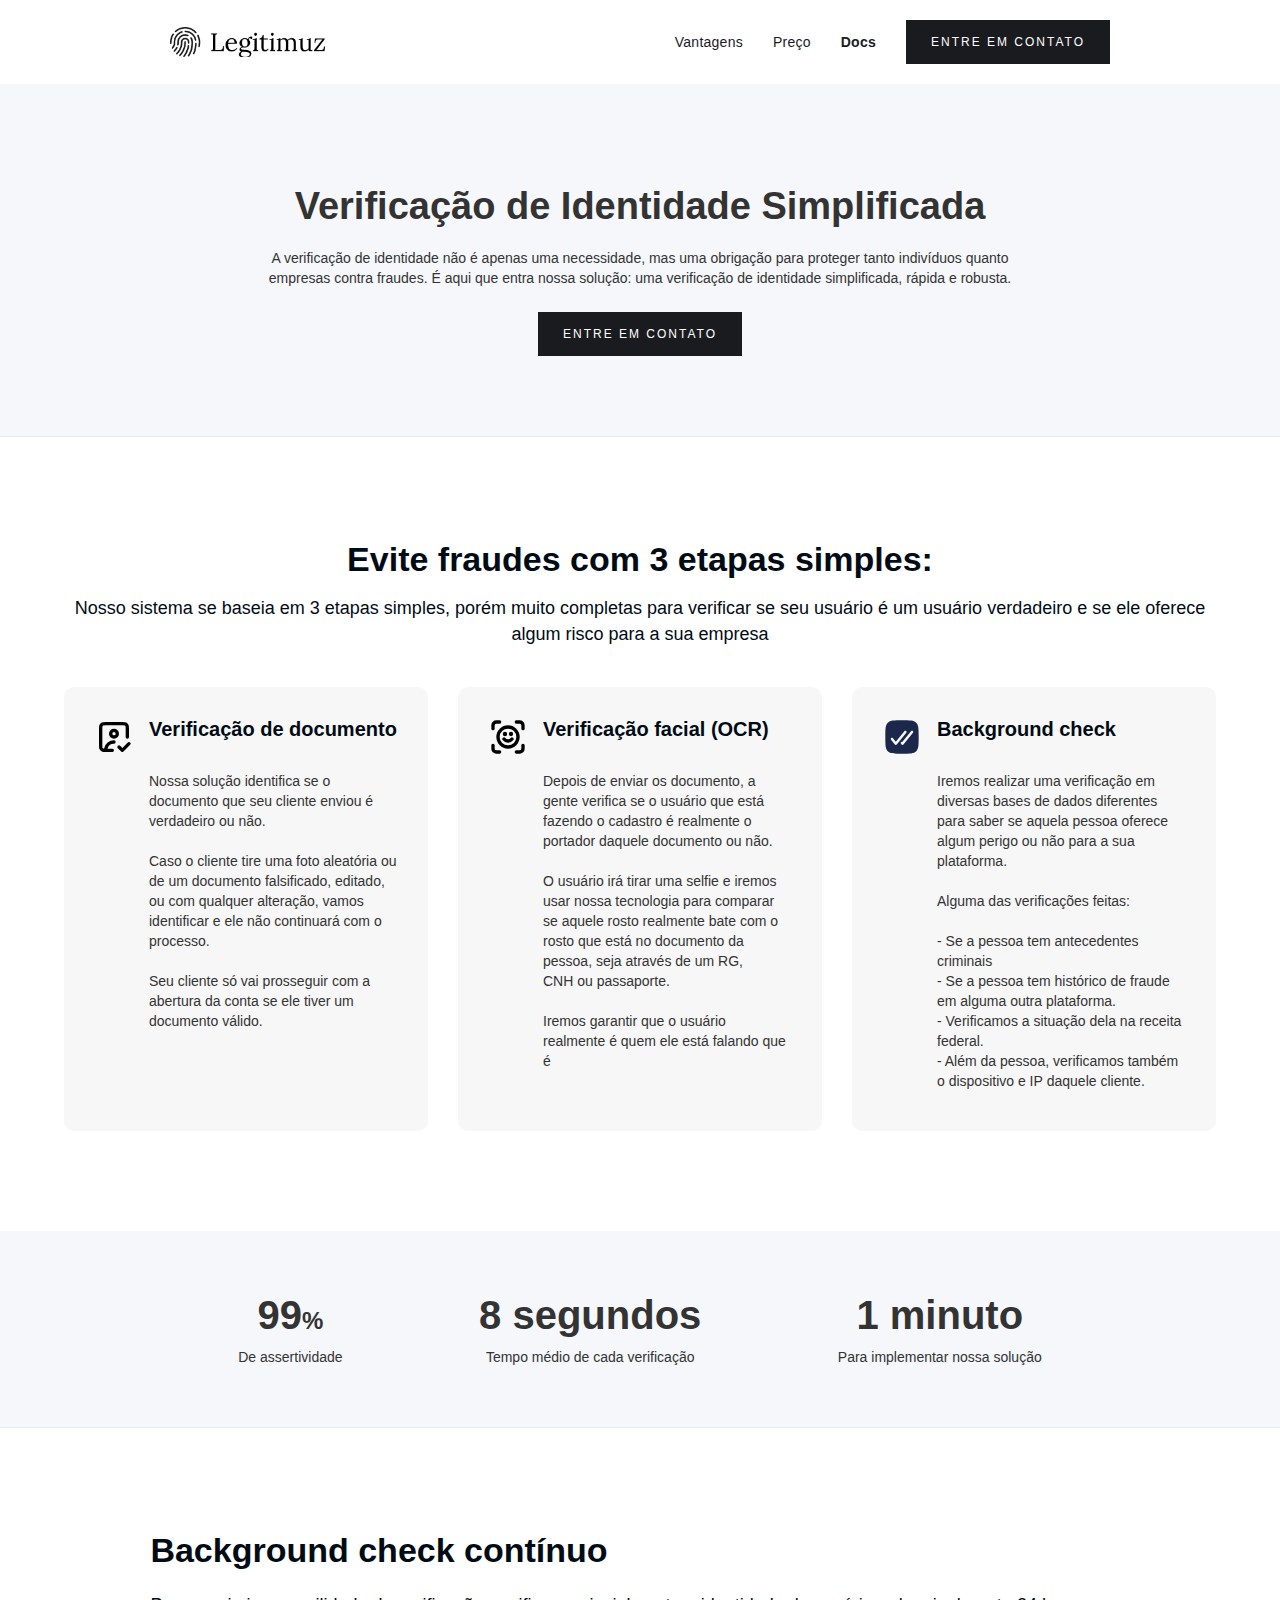
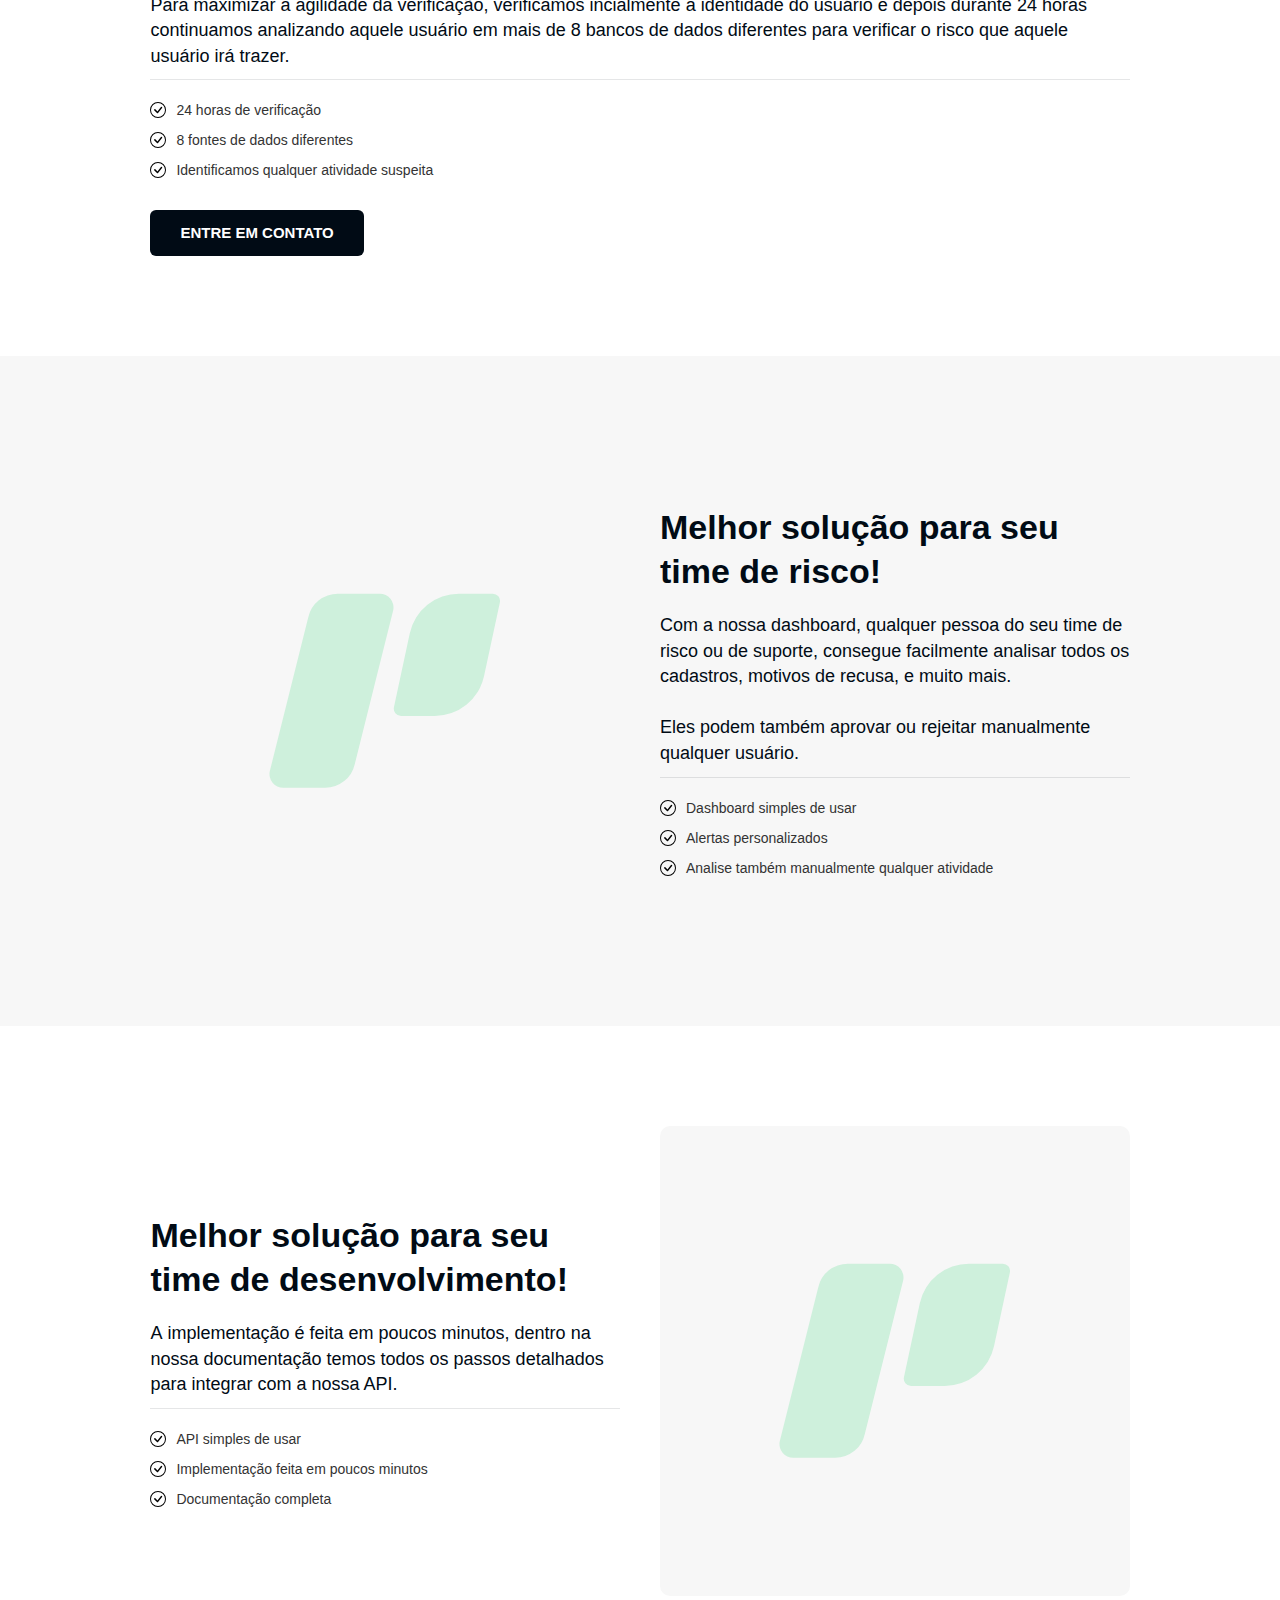
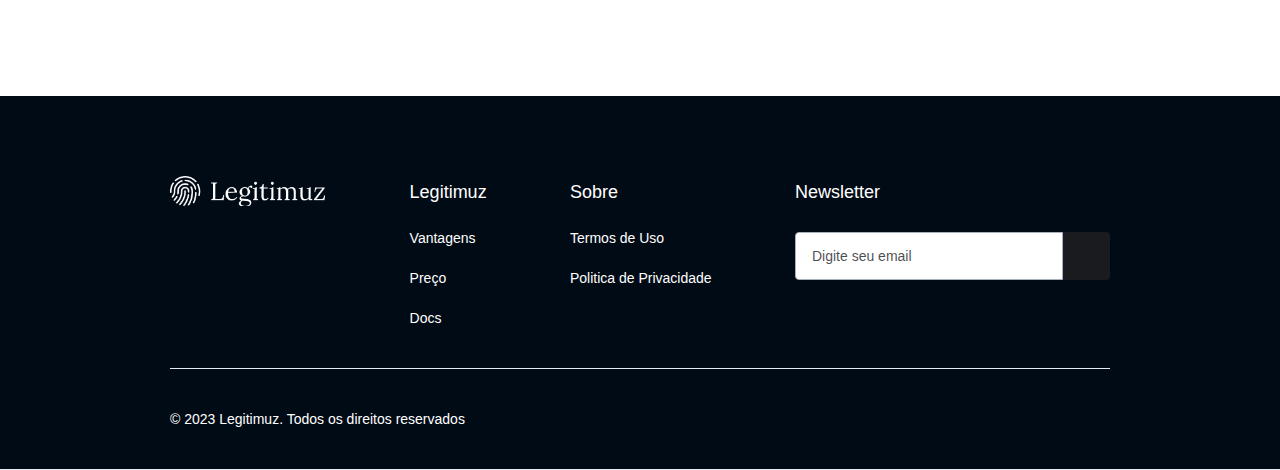
<file: index.html>
<!DOCTYPE html><!--  This site was created in Webflow. https://www.webflow.com  -->
<!--  Last Published: Wed Aug 09 2023 01:04:28 GMT+0000 (Coordinated Universal Time)  -->
<html data-wf-page="64d29af9daa3bcc86e3ace0e" data-wf-site="64d29af9daa3bcc86e3ace0b">
<head>
  <meta charset="utf-8">
  <title>Legitimuz</title>
  <meta content="width=device-width, initial-scale=1" name="viewport">
  <meta content="Webflow" name="generator">
  <link href="css/normalize.css" rel="stylesheet" type="text/css">
  <link href="css/webflow.css" rel="stylesheet" type="text/css">
  <link href="css/legitimuz-home-page.webflow.css" rel="stylesheet" type="text/css">
  <script type="text/javascript">!function(o,c){var n=c.documentElement,t=" w-mod-";n.className+=t+"js",("ontouchstart"in o||o.DocumentTouch&&c instanceof DocumentTouch)&&(n.className+=t+"touch")}(window,document);</script>
  <link href="images/favicon.ico" rel="shortcut icon" type="image/x-icon">
  <link href="images/webclip.png" rel="apple-touch-icon">
</head>
<body>
  <div class="navbar-logo-left">
    <div data-animation="default" data-collapse="medium" data-duration="400" data-easing="ease" data-easing2="ease" role="banner" class="navbar-logo-left-container shadow-three w-nav">
      <div class="container-2">
        <div class="navbar-wrapper">
          <a href="#" class="navbar-brand w-nav-brand"><img src="images/lmuz.png" loading="lazy" height="30" alt=""></a>
          <nav role="navigation" class="nav-menu-wrapper w-nav-menu">
            <ul role="list" class="nav-menu-two w-list-unstyled">
              <li>
                <a href="#vantagens" class="nav-link">Vantagens</a>
              </li>
              <li>
                <a href="#" class="nav-link">Preço</a>
              </li>
              <li>
                <a href="#" class="nav-link-accent">Docs</a>
              </li>
              <li class="mobile-margin-top-10">
                <a href="#" class="button-primary w-button">ENTRE EM CONTATO</a>
              </li>
            </ul>
          </nav>
          <div class="menu-button w-nav-button">
            <div class="w-icon-nav-menu"></div>
          </div>
        </div>
      </div>
    </div>
  </div>
  <section class="hero-without-image">
    <div class="container-3">
      <div class="hero-wrapper-two">
        <h1>Verificação de Identidade Simplificada</h1>
        <p class="margin-bottom-24px">A verificação de identidade não é apenas uma necessidade, mas uma obrigação para proteger tanto indivíduos quanto empresas contra fraudes. É aqui que entra nossa solução: uma verificação de identidade simplificada, rápida e robusta.</p>
        <a href="#" class="button-primary-2 w-button">ENTRE EM CONTATO</a>
      </div>
    </div>
  </section>
  <div id="vantagens" class="wbs-section">
    <div class="wbs-container">
      <div class="wbs-feature-component">
        <div class="wbs-feature-title-wrap-center">
          <h2 class="wbs-heading-h4">Evite fraudes com 3 etapas simples:</h2>
          <p class="wbs-lead-text">Nosso sistema se baseia em 3 etapas simples, porém muito completas para verificar se seu usuário é um usuário verdadeiro e se ele oferece algum risco para a sua empresa</p>
        </div>
        <div class="wbs-feature-4">
          <div id="w-node-c9f272b5-ac08-1fc7-924f-fd273a3bc42c-6e3ace0e" class="wbs-feature-4-item"><img src="images/square-user-check-svgrepo-com.svg" loading="lazy" alt="" class="wbs-feature-icon">
            <div class="wbs-feature-left-info">
              <h1 class="wbs-feature-title">Verificação de documento</h1>
              <p><br>Nossa solução identifica se o documento que seu cliente enviou é verdadeiro ou não.<br><br>Caso o cliente tire uma foto aleatória ou de um documento falsificado, editado, ou com qualquer alteração, vamos identificar e ele não continuará com o processo.<br><br>Seu cliente só vai prosseguir com a abertura da conta se ele tiver um documento válido.</p>
            </div>
          </div>
          <div id="w-node-c9f272b5-ac08-1fc7-924f-fd273a3bc433-6e3ace0e" class="wbs-feature-4-item"><img src="images/face-id-svgrepo-com.svg" loading="lazy" alt="" class="wbs-feature-icon">
            <div class="wbs-feature-left-info">
              <h1 class="wbs-feature-title">Verificação facial (OCR)</h1>
              <p><br>Depois de enviar os documento, a gente verifica se o usuário que está fazendo o cadastro é realmente o portador daquele documento ou não.<br><br>O usuário irá tirar uma selfie e iremos usar nossa tecnologia para comparar se aquele rosto realmente bate com o rosto que está no documento da pessoa, seja através de um RG, CNH ou passaporte.<br><br>Iremos garantir que o usuário realmente é quem ele está falando que é</p>
            </div>
          </div>
          <div id="w-node-c9f272b5-ac08-1fc7-924f-fd273a3bc43a-6e3ace0e" class="wbs-feature-4-item"><img src="images/check-read-svgrepo-com.svg" loading="lazy" alt="" class="wbs-feature-icon">
            <div class="wbs-feature-left-info">
              <h1 class="wbs-feature-title">Background check</h1>
              <p><br>Iremos realizar uma verificação em diversas bases de dados diferentes para saber se aquela pessoa oferece algum perigo ou não para a sua plataforma.<br><br>Alguma das verificações feitas:<br><br>- Se a pessoa tem antecedentes criminais<br>- Se a pessoa tem histórico de fraude em alguma outra plataforma.<br>- Verificamos a situação dela na receita federal.<br>- Além da pessoa, verificamos também o dispositivo e IP daquele cliente.</p>
            </div>
          </div>
        </div>
      </div>
    </div>
  </div>
  <section class="features-metrics-2">
    <div class="container-5">
      <div class="features-wrapper-2">
        <div class="features-block-2">
          <div class="features-title-2">99<span class="features-title-small-2">%</span></div>
          <div>De assertividade</div>
        </div>
        <div class="features-block-2">
          <div class="features-title-2">8 segundos<span class="features-title-small-2"></span></div>
          <div>Tempo médio de cada verificação</div>
        </div>
        <div class="features-block-2">
          <div class="features-title-2">1 minuto<span class="features-title-small-2"></span></div>
          <div>Para implementar nossa solução</div>
        </div>
      </div>
    </div>
  </section>
  <div class="wbs-section-2">
    <div class="wbs-container-2">
      <div class="wbs-feature-component-2">
        <div class="wbs-feature-split-3">
          <div id="w-node-fbe6be80-a7f8-514c-d75f-4fb3a3007fd6-6e3ace0e">
            <div class="wbs-feature-title-wrap">
              <h2 class="wbs-heading-h4-2">Background check contínuo</h2>
              <div class="wbs-spacing-20"></div>
              <p class="wbs-lead-text-2">Para maximizar a agilidade da verificação, verificamos incialmente a identidade do usuário e depois durante 24 horas continuamos analizando aquele usuário em mais de 8 bancos de dados diferentes para verificar o risco que aquele usuário irá trazer.</p>
            </div>
            <div id="w-node-fbe6be80-a7f8-514c-d75f-4fb3a3007fde-6e3ace0e" class="wbs-feature-split-3-list">
              <div id="w-node-fbe6be80-a7f8-514c-d75f-4fb3a3007fdf-6e3ace0e" class="wbs-feature-list-items">
                <div class="wbs-feature-list-item"><img src="images/check-circle.svg" loading="lazy" alt="">
                  <div>24 horas de verificação</div>
                </div>
                <div class="wbs-feature-list-item"><img src="images/check-circle.svg" loading="lazy" alt="">
                  <div>8 fontes de dados diferentes</div>
                </div>
                <div class="wbs-feature-list-item"><img src="images/check-circle.svg" loading="lazy" alt="">
                  <div>Identificamos qualquer atividade suspeita</div>
                </div>
              </div>
            </div>
            <div class="wbs-spacing-31"></div>
            <a href="#" class="wbs-button-black w-button">ENTRE EM CONTATO</a>
          </div>
        </div>
      </div>
    </div>
  </div>
  <div class="wbs-section-2 bg-grey">
    <div class="wbs-container-2">
      <div class="wbs-feature-component-2">
        <div class="wbs-feature-split-4">
          <div id="w-node-_1eb5f7e1-e558-ea22-1587-a4ab16f52c7b-6e3ace0e"><img src="images/placeholder.svg" loading="lazy" alt="" class="wbs-feature-image"></div>
          <div id="w-node-_1eb5f7e1-e558-ea22-1587-a4ab16f52c7d-6e3ace0e">
            <div class="wbs-feature-title-wrap">
              <h2 class="wbs-heading-h4-2">Melhor solução para seu time de risco!</h2>
              <div class="wbs-spacing-32"></div>
              <p class="wbs-lead-text-2">Com a nossa dashboard, qualquer pessoa do seu time de risco ou de suporte, consegue facilmente analisar todos os cadastros, motivos de recusa, e muito mais.<br><br>Eles podem também aprovar ou rejeitar manualmente qualquer usuário.<br></p>
            </div>
            <div id="w-node-_1eb5f7e1-e558-ea22-1587-a4ab16f52c85-6e3ace0e" class="wbs-feature-split-3-list-2">
              <div id="w-node-_1eb5f7e1-e558-ea22-1587-a4ab16f52c86-6e3ace0e" class="wbs-feature-list-items">
                <div class="wbs-feature-list-item"><img src="images/check-circle.svg" loading="lazy" alt="">
                  <div>Dashboard simples de usar</div>
                </div>
                <div class="wbs-feature-list-item"><img src="images/check-circle.svg" loading="lazy" alt="">
                  <div>Alertas personalizados</div>
                </div>
                <div class="wbs-feature-list-item"><img src="images/check-circle.svg" loading="lazy" alt="">
                  <div>Analise também manualmente qualquer atividade</div>
                </div>
              </div>
            </div>
          </div>
        </div>
      </div>
    </div>
  </div>
  <div class="wbs-section-2">
    <div class="wbs-container-2">
      <div class="wbs-feature-component-2">
        <div class="wbs-feature-split-4">
          <div id="w-node-_0634bd8e-fde1-b085-7c62-b5255c1aeb4d-6e3ace0e">
            <div class="wbs-feature-title-wrap">
              <h2 class="wbs-heading-h4-2">Melhor solução para seu time de desenvolvimento!</h2>
              <div class="wbs-spacing-32"></div>
              <p class="wbs-lead-text-2">A implementação é feita em poucos minutos, dentro na nossa documentação temos todos os passos detalhados para integrar com a nossa API.<br></p>
            </div>
            <div id="w-node-_0634bd8e-fde1-b085-7c62-b5255c1aeb58-6e3ace0e" class="wbs-feature-split-3-list-2">
              <div id="w-node-_0634bd8e-fde1-b085-7c62-b5255c1aeb59-6e3ace0e" class="wbs-feature-list-items">
                <div class="wbs-feature-list-item"><img src="images/check-circle.svg" loading="lazy" alt="">
                  <div>API simples de usar</div>
                </div>
                <div class="wbs-feature-list-item"><img src="images/check-circle.svg" loading="lazy" alt="">
                  <div>Implementação feita em poucos minutos</div>
                </div>
                <div class="wbs-feature-list-item"><img src="images/check-circle.svg" loading="lazy" alt="">
                  <div>Documentação completa</div>
                </div>
              </div>
            </div>
          </div>
          <div id="w-node-_0634bd8e-fde1-b085-7c62-b5255c1aeb4b-6e3ace0e" class="div-block"><img src="images/placeholder.svg" loading="lazy" alt="" class="wbs-feature-image"></div>
        </div>
      </div>
    </div>
  </div>
  <section class="footer-light">
    <div class="container-4">
      <div class="footer-wrapper-two">
        <a href="#" class="footer-brand-2 w-inline-block"><img src="images/lmuz_1.png" loading="lazy" height="30" alt=""></a>
        <div class="footer-block-two">
          <div class="footer-title">Legitimuz</div>
          <a href="#" class="footer-link-two">Vantagens</a>
          <a href="#" class="footer-link-two">Preço</a>
          <a href="#" class="footer-link-two">Docs</a>
        </div>
        <div class="footer-block-two">
          <div class="footer-title">Sobre</div>
          <a href="#" class="footer-link-two">Termos de Uso</a>
          <a href="#" class="footer-link-two">Politica de Privacidade</a>
        </div>
        <div class="footer-form w-form">
          <form id="wf-form-Footer-Form" name="wf-form-Footer-Form" data-name="Footer Form" method="get" class="footer-form-container" data-wf-page-id="64d29af9daa3bcc86e3ace0e" data-wf-element-id="0f5f5879-e346-1e7f-155d-0eb70c19d143">
            <div class="footer-title">Newsletter</div>
            <div class="footer-form-block"><input type="email" class="footer-form-field w-input" maxlength="256" name="Footer-Email" data-name="Footer Email" aria-label="Get product updates" placeholder="Digite seu email" id="Footer-Email" required=""><input type="submit" value="" data-wait="Please wait..." class="footer-form-submit w-button"></div>
          </form>
          <div class="w-form-done">
            <div>Thank you! Your submission has been received!</div>
          </div>
          <div class="w-form-fail">
            <div>Oops! Something went wrong while submitting the form.</div>
          </div>
        </div>
      </div>
      <div class="footer-divider-two"></div>
      <div class="footer-bottom">
        <div class="footer-copyright">© 2023 Legitimuz. Todos os direitos reservados</div>
      </div>
    </div>
  </section>
  <script src="https://d3e54v103j8qbb.cloudfront.net/js/jquery-3.5.1.min.dc5e7f18c8.js?site=64d29af9daa3bcc86e3ace0b" type="text/javascript" integrity="sha256-9/aliU8dGd2tb6OSsuzixeV4y/faTqgFtohetphbbj0=" crossorigin="anonymous"></script>
  <script src="js/webflow.js" type="text/javascript"></script>
</body>
</html>
</file>
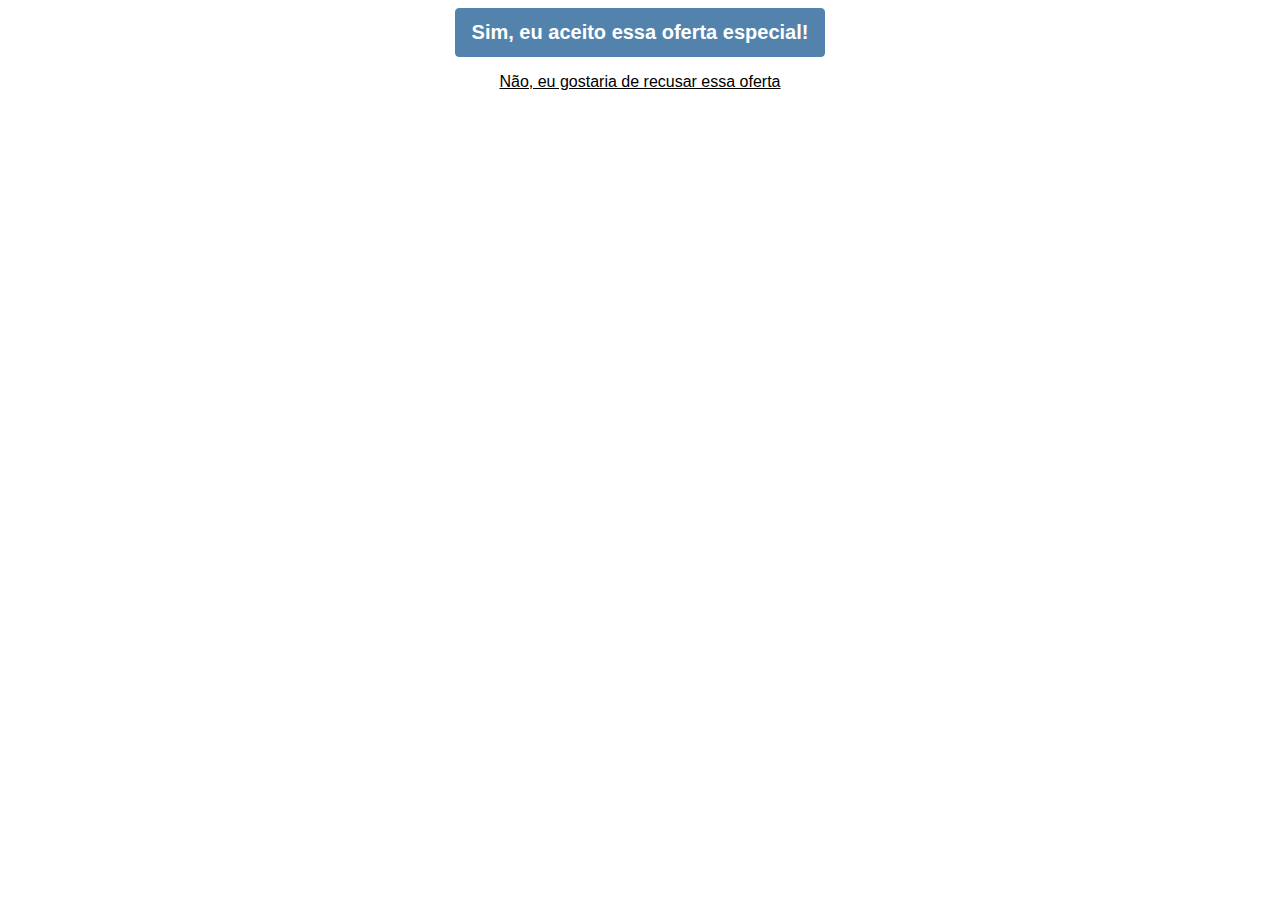
<file: verifica/index.html>
<!DOCTYPE html>
<html lang="pt-br">
  <head>
    <!-- Meta tags Obrigatórias -->
    <meta charset="utf-8">
    <meta name="viewport" content="width=device-width, initial-scale=1, shrink-to-fit=no">

    <!-- Bootstrap CSS -->
    <link rel="stylesheet" href="https://stackpath.bootstrapcdn.com/bootstrap/4.1.3/css/bootstrap.min.css" integrity="sha384-MCw98/SFnGE8fJT3GXwEOngsV7Zt27NXFoaoApmYm81iuXoPkFOJwJ8ERdknLPMO" crossorigin="anonymous">

    <title>Olá, mundo!</title>
  </head>
  <body>

    
    <script type="text/javascript" src="https://static.dataspike.io/scripts/dataspike-0.2.5.js"></script>

    <script>
      function renderWidget () {
             DocsVerificationWidget({
                 id: '"1ee3b1f6-015b-6923-bad4-05d7aac2ad90"',
                 elementId: 'root',
                 apiUrl: 'https://api.dataspike.io',
             });

      };

      renderWidget()
    </script>


    <div style="text-align:center">
          <button id="kiwify-upsell-trigger-jY7bJ6s" style="background-color:#5383ad;padding:12px 16px;cursor:pointer;color:#FFFFFF;font-weight:600;border-radius:4px;border:1px solid #5383ad;font-size:20px;">Sim, eu aceito essa oferta especial!</button>
          <div id="kiwify-upsell-cancel-trigger" style="margin-top:1rem;cursor:pointer;font-size:16px;text-decoration:underline;font-family:sans-serif;">Não, eu gostaria de recusar essa oferta</div>
        </div><script> 
            let nextUpsellURL = "";
            let nextDownsellURL = "";</script><script src="https://kiwify-snippets.netlify.app/upsell/upsell.min.js"></script>
    
  </body>
</html>
</file>
<file: css/webflow.css>
@font-face {
  font-family: 'webflow-icons';
  src: url("[data-uri]") format('truetype');
  font-weight: normal;
  font-style: normal;
}
[class^="w-icon-"],
[class*=" w-icon-"] {
  /* use !important to prevent issues with browser extensions that change fonts */
  font-family: 'webflow-icons' !important;
  speak: none;
  font-style: normal;
  font-weight: normal;
  font-variant: normal;
  text-transform: none;
  line-height: 1;
  /* Better Font Rendering =========== */
  -webkit-font-smoothing: antialiased;
  -moz-osx-font-smoothing: grayscale;
}
.w-icon-slider-right:before {
  content: "\e600";
}
.w-icon-slider-left:before {
  content: "\e601";
}
.w-icon-nav-menu:before {
  content: "\e602";
}
.w-icon-arrow-down:before,
.w-icon-dropdown-toggle:before {
  content: "\e603";
}
.w-icon-file-upload-remove:before {
  content: "\e900";
}
.w-icon-file-upload-icon:before {
  content: "\e903";
}
* {
  -webkit-box-sizing: border-box;
  -moz-box-sizing: border-box;
  box-sizing: border-box;
}
html {
  height: 100%;
}
body {
  margin: 0;
  min-height: 100%;
  background-color: #fff;
  font-family: Arial, sans-serif;
  font-size: 14px;
  line-height: 20px;
  color: #333;
}
img {
  max-width: 100%;
  vertical-align: middle;
  display: inline-block;
}
html.w-mod-touch * {
  background-attachment: scroll !important;
}
.w-block {
  display: block;
}
.w-inline-block {
  max-width: 100%;
  display: inline-block;
}
.w-clearfix:before,
.w-clearfix:after {
  content: " ";
  display: table;
  grid-column-start: 1;
  grid-row-start: 1;
  grid-column-end: 2;
  grid-row-end: 2;
}
.w-clearfix:after {
  clear: both;
}
.w-hidden {
  display: none;
}
.w-button {
  display: inline-block;
  padding: 9px 15px;
  background-color: #3898EC;
  color: white;
  border: 0;
  line-height: inherit;
  text-decoration: none;
  cursor: pointer;
  border-radius: 0;
}
input.w-button {
  -webkit-appearance: button;
}
html[data-w-dynpage] [data-w-cloak] {
  color: transparent !important;
}
.w-webflow-badge,
.w-webflow-badge * {
  position: static;
  left: auto;
  top: auto;
  right: auto;
  bottom: auto;
  z-index: auto;
  display: block;
  visibility: visible;
  overflow: visible;
  overflow-x: visible;
  overflow-y: visible;
  box-sizing: border-box;
  width: auto;
  height: auto;
  max-height: none;
  max-width: none;
  min-height: 0;
  min-width: 0;
  margin: 0;
  padding: 0;
  float: none;
  clear: none;
  border: 0 none transparent;
  border-radius: 0;
  background: none;
  background-image: none;
  background-position: 0% 0%;
  background-size: auto auto;
  background-repeat: repeat;
  background-origin: padding-box;
  background-clip: border-box;
  background-attachment: scroll;
  background-color: transparent;
  box-shadow: none;
  opacity: 1;
  transform: none;
  transition: none;
  direction: ltr;
  font-family: inherit;
  font-weight: inherit;
  color: inherit;
  font-size: inherit;
  line-height: inherit;
  font-style: inherit;
  font-variant: inherit;
  text-align: inherit;
  letter-spacing: inherit;
  text-decoration: inherit;
  text-indent: 0;
  text-transform: inherit;
  list-style-type: disc;
  text-shadow: none;
  font-smoothing: auto;
  vertical-align: baseline;
  cursor: inherit;
  white-space: inherit;
  word-break: normal;
  word-spacing: normal;
  word-wrap: normal;
}
.w-webflow-badge {
  position: fixed !important;
  display: inline-block !important;
  visibility: visible !important;
  z-index: 2147483647 !important;
  top: auto !important;
  right: 12px !important;
  bottom: 12px !important;
  left: auto !important;
  color: #AAADB0 !important;
  background-color: #fff !important;
  border-radius: 3px !important;
  padding: 6px 8px 6px 6px !important;
  font-size: 12px !important;
  opacity: 1 !important;
  line-height: 14px !important;
  text-decoration: none !important;
  transform: none !important;
  margin: 0 !important;
  width: auto !important;
  height: auto !important;
  overflow: visible !important;
  white-space: nowrap;
  box-shadow: 0 0 0 1px rgba(0, 0, 0, 0.1), 0px 1px 3px rgba(0, 0, 0, 0.1);
  cursor: pointer;
}
.w-webflow-badge > img {
  display: inline-block !important;
  visibility: visible !important;
  opacity: 1 !important;
  vertical-align: middle !important;
}
h1,
h2,
h3,
h4,
h5,
h6 {
  font-weight: bold;
  margin-bottom: 10px;
}
h1 {
  font-size: 38px;
  line-height: 44px;
  margin-top: 20px;
}
h2 {
  font-size: 32px;
  line-height: 36px;
  margin-top: 20px;
}
h3 {
  font-size: 24px;
  line-height: 30px;
  margin-top: 20px;
}
h4 {
  font-size: 18px;
  line-height: 24px;
  margin-top: 10px;
}
h5 {
  font-size: 14px;
  line-height: 20px;
  margin-top: 10px;
}
h6 {
  font-size: 12px;
  line-height: 18px;
  margin-top: 10px;
}
p {
  margin-top: 0;
  margin-bottom: 10px;
}
blockquote {
  margin: 0 0 10px 0;
  padding: 10px 20px;
  border-left: 5px solid #E2E2E2;
  font-size: 18px;
  line-height: 22px;
}
figure {
  margin: 0;
  margin-bottom: 10px;
}
figcaption {
  margin-top: 5px;
  text-align: center;
}
ul,
ol {
  margin-top: 0px;
  margin-bottom: 10px;
  padding-left: 40px;
}
.w-list-unstyled {
  padding-left: 0;
  list-style: none;
}
.w-embed:before,
.w-embed:after {
  content: " ";
  display: table;
  grid-column-start: 1;
  grid-row-start: 1;
  grid-column-end: 2;
  grid-row-end: 2;
}
.w-embed:after {
  clear: both;
}
.w-video {
  width: 100%;
  position: relative;
  padding: 0;
}
.w-video iframe,
.w-video object,
.w-video embed {
  position: absolute;
  top: 0;
  left: 0;
  width: 100%;
  height: 100%;
  border: none;
}
fieldset {
  padding: 0;
  margin: 0;
  border: 0;
}
button,
[type='button'],
[type='reset'] {
  border: 0;
  cursor: pointer;
  -webkit-appearance: button;
}
.w-form {
  margin: 0 0 15px;
}
.w-form-done {
  display: none;
  padding: 20px;
  text-align: center;
  background-color: #dddddd;
}
.w-form-fail {
  display: none;
  margin-top: 10px;
  padding: 10px;
  background-color: #ffdede;
}
label {
  display: block;
  margin-bottom: 5px;
  font-weight: bold;
}
.w-input,
.w-select {
  display: block;
  width: 100%;
  height: 38px;
  padding: 8px 12px;
  margin-bottom: 10px;
  font-size: 14px;
  line-height: 1.42857143;
  color: #333333;
  vertical-align: middle;
  background-color: #ffffff;
  border: 1px solid #cccccc;
}
.w-input:-moz-placeholder,
.w-select:-moz-placeholder {
  color: #999;
}
.w-input::-moz-placeholder,
.w-select::-moz-placeholder {
  color: #999;
  opacity: 1;
}
.w-input::-webkit-input-placeholder,
.w-select::-webkit-input-placeholder {
  color: #999;
}
.w-input:focus,
.w-select:focus {
  border-color: #3898EC;
  outline: 0;
}
.w-input[disabled],
.w-select[disabled],
.w-input[readonly],
.w-select[readonly],
fieldset[disabled] .w-input,
fieldset[disabled] .w-select {
  cursor: not-allowed;
}
.w-input[disabled]:not(.w-input-disabled),
.w-select[disabled]:not(.w-input-disabled),
.w-input[readonly],
.w-select[readonly],
fieldset[disabled]:not(.w-input-disabled) .w-input,
fieldset[disabled]:not(.w-input-disabled) .w-select {
  background-color: #eeeeee;
}
textarea.w-input,
textarea.w-select {
  height: auto;
}
.w-select {
  background-color: #f3f3f3;
}
.w-select[multiple] {
  height: auto;
}
.w-form-label {
  display: inline-block;
  cursor: pointer;
  font-weight: normal;
  margin-bottom: 0px;
}
.w-radio {
  display: block;
  margin-bottom: 5px;
  padding-left: 20px;
}
.w-radio:before,
.w-radio:after {
  content: " ";
  display: table;
  grid-column-start: 1;
  grid-row-start: 1;
  grid-column-end: 2;
  grid-row-end: 2;
}
.w-radio:after {
  clear: both;
}
.w-radio-input {
  margin: 4px 0 0;
  line-height: normal;
  float: left;
  margin-left: -20px;
}
.w-radio-input {
  margin-top: 3px;
}
.w-file-upload {
  display: block;
  margin-bottom: 10px;
}
.w-file-upload-input {
  width: 0.1px;
  height: 0.1px;
  opacity: 0;
  overflow: hidden;
  position: absolute;
  z-index: -100;
}
.w-file-upload-default,
.w-file-upload-uploading,
.w-file-upload-success {
  display: inline-block;
  color: #333333;
}
.w-file-upload-error {
  display: block;
  margin-top: 10px;
}
.w-file-upload-default.w-hidden,
.w-file-upload-uploading.w-hidden,
.w-file-upload-error.w-hidden,
.w-file-upload-success.w-hidden {
  display: none;
}
.w-file-upload-uploading-btn {
  display: flex;
  font-size: 14px;
  font-weight: normal;
  cursor: pointer;
  margin: 0;
  padding: 8px 12px;
  border: 1px solid #cccccc;
  background-color: #fafafa;
}
.w-file-upload-file {
  display: flex;
  flex-grow: 1;
  justify-content: space-between;
  margin: 0;
  padding: 8px 9px 8px 11px;
  border: 1px solid #cccccc;
  background-color: #fafafa;
}
.w-file-upload-file-name {
  font-size: 14px;
  font-weight: normal;
  display: block;
}
.w-file-remove-link {
  margin-top: 3px;
  margin-left: 10px;
  width: auto;
  height: auto;
  padding: 3px;
  display: block;
  cursor: pointer;
}
.w-icon-file-upload-remove {
  margin: auto;
  font-size: 10px;
}
.w-file-upload-error-msg {
  display: inline-block;
  color: #ea384c;
  padding: 2px 0;
}
.w-file-upload-info {
  display: inline-block;
  line-height: 38px;
  padding: 0 12px;
}
.w-file-upload-label {
  display: inline-block;
  font-size: 14px;
  font-weight: normal;
  cursor: pointer;
  margin: 0;
  padding: 8px 12px;
  border: 1px solid #cccccc;
  background-color: #fafafa;
}
.w-icon-file-upload-icon,
.w-icon-file-upload-uploading {
  display: inline-block;
  margin-right: 8px;
  width: 20px;
}
.w-icon-file-upload-uploading {
  height: 20px;
}
.w-container {
  margin-left: auto;
  margin-right: auto;
  max-width: 940px;
}
.w-container:before,
.w-container:after {
  content: " ";
  display: table;
  grid-column-start: 1;
  grid-row-start: 1;
  grid-column-end: 2;
  grid-row-end: 2;
}
.w-container:after {
  clear: both;
}
.w-container .w-row {
  margin-left: -10px;
  margin-right: -10px;
}
.w-row:before,
.w-row:after {
  content: " ";
  display: table;
  grid-column-start: 1;
  grid-row-start: 1;
  grid-column-end: 2;
  grid-row-end: 2;
}
.w-row:after {
  clear: both;
}
.w-row .w-row {
  margin-left: 0;
  margin-right: 0;
}
.w-col {
  position: relative;
  float: left;
  width: 100%;
  min-height: 1px;
  padding-left: 10px;
  padding-right: 10px;
}
.w-col .w-col {
  padding-left: 0;
  padding-right: 0;
}
.w-col-1 {
  width: 8.33333333%;
}
.w-col-2 {
  width: 16.66666667%;
}
.w-col-3 {
  width: 25%;
}
.w-col-4 {
  width: 33.33333333%;
}
.w-col-5 {
  width: 41.66666667%;
}
.w-col-6 {
  width: 50%;
}
.w-col-7 {
  width: 58.33333333%;
}
.w-col-8 {
  width: 66.66666667%;
}
.w-col-9 {
  width: 75%;
}
.w-col-10 {
  width: 83.33333333%;
}
.w-col-11 {
  width: 91.66666667%;
}
.w-col-12 {
  width: 100%;
}
.w-hidden-main {
  display: none !important;
}
@media screen and (max-width: 991px) {
  .w-container {
    max-width: 728px;
  }
  .w-hidden-main {
    display: inherit !important;
  }
  .w-hidden-medium {
    display: none !important;
  }
  .w-col-medium-1 {
    width: 8.33333333%;
  }
  .w-col-medium-2 {
    width: 16.66666667%;
  }
  .w-col-medium-3 {
    width: 25%;
  }
  .w-col-medium-4 {
    width: 33.33333333%;
  }
  .w-col-medium-5 {
    width: 41.66666667%;
  }
  .w-col-medium-6 {
    width: 50%;
  }
  .w-col-medium-7 {
    width: 58.33333333%;
  }
  .w-col-medium-8 {
    width: 66.66666667%;
  }
  .w-col-medium-9 {
    width: 75%;
  }
  .w-col-medium-10 {
    width: 83.33333333%;
  }
  .w-col-medium-11 {
    width: 91.66666667%;
  }
  .w-col-medium-12 {
    width: 100%;
  }
  .w-col-stack {
    width: 100%;
    left: auto;
    right: auto;
  }
}
@media screen and (max-width: 767px) {
  .w-hidden-main {
    display: inherit !important;
  }
  .w-hidden-medium {
    display: inherit !important;
  }
  .w-hidden-small {
    display: none !important;
  }
  .w-row,
  .w-container .w-row {
    margin-left: 0;
    margin-right: 0;
  }
  .w-col {
    width: 100%;
    left: auto;
    right: auto;
  }
  .w-col-small-1 {
    width: 8.33333333%;
  }
  .w-col-small-2 {
    width: 16.66666667%;
  }
  .w-col-small-3 {
    width: 25%;
  }
  .w-col-small-4 {
    width: 33.33333333%;
  }
  .w-col-small-5 {
    width: 41.66666667%;
  }
  .w-col-small-6 {
    width: 50%;
  }
  .w-col-small-7 {
    width: 58.33333333%;
  }
  .w-col-small-8 {
    width: 66.66666667%;
  }
  .w-col-small-9 {
    width: 75%;
  }
  .w-col-small-10 {
    width: 83.33333333%;
  }
  .w-col-small-11 {
    width: 91.66666667%;
  }
  .w-col-small-12 {
    width: 100%;
  }
}
@media screen and (max-width: 479px) {
  .w-container {
    max-width: none;
  }
  .w-hidden-main {
    display: inherit !important;
  }
  .w-hidden-medium {
    display: inherit !important;
  }
  .w-hidden-small {
    display: inherit !important;
  }
  .w-hidden-tiny {
    display: none !important;
  }
  .w-col {
    width: 100%;
  }
  .w-col-tiny-1 {
    width: 8.33333333%;
  }
  .w-col-tiny-2 {
    width: 16.66666667%;
  }
  .w-col-tiny-3 {
    width: 25%;
  }
  .w-col-tiny-4 {
    width: 33.33333333%;
  }
  .w-col-tiny-5 {
    width: 41.66666667%;
  }
  .w-col-tiny-6 {
    width: 50%;
  }
  .w-col-tiny-7 {
    width: 58.33333333%;
  }
  .w-col-tiny-8 {
    width: 66.66666667%;
  }
  .w-col-tiny-9 {
    width: 75%;
  }
  .w-col-tiny-10 {
    width: 83.33333333%;
  }
  .w-col-tiny-11 {
    width: 91.66666667%;
  }
  .w-col-tiny-12 {
    width: 100%;
  }
}
.w-widget {
  position: relative;
}
.w-widget-map {
  width: 100%;
  height: 400px;
}
.w-widget-map label {
  width: auto;
  display: inline;
}
.w-widget-map img {
  max-width: inherit;
}
.w-widget-map .gm-style-iw {
  text-align: center;
}
.w-widget-map .gm-style-iw > button {
  display: none !important;
}
.w-widget-twitter {
  overflow: hidden;
}
.w-widget-twitter-count-shim {
  display: inline-block;
  vertical-align: top;
  position: relative;
  width: 28px;
  height: 20px;
  text-align: center;
  background: white;
  border: #758696 solid 1px;
  border-radius: 3px;
}
.w-widget-twitter-count-shim * {
  pointer-events: none;
  -webkit-user-select: none;
  -moz-user-select: none;
  -ms-user-select: none;
  user-select: none;
}
.w-widget-twitter-count-shim .w-widget-twitter-count-inner {
  position: relative;
  font-size: 15px;
  line-height: 12px;
  text-align: center;
  color: #999;
  font-family: serif;
}
.w-widget-twitter-count-shim .w-widget-twitter-count-clear {
  position: relative;
  display: block;
}
.w-widget-twitter-count-shim.w--large {
  width: 36px;
  height: 28px;
}
.w-widget-twitter-count-shim.w--large .w-widget-twitter-count-inner {
  font-size: 18px;
  line-height: 18px;
}
.w-widget-twitter-count-shim:not(.w--vertical) {
  margin-left: 5px;
  margin-right: 8px;
}
.w-widget-twitter-count-shim:not(.w--vertical).w--large {
  margin-left: 6px;
}
.w-widget-twitter-count-shim:not(.w--vertical):before,
.w-widget-twitter-count-shim:not(.w--vertical):after {
  top: 50%;
  left: 0;
  border: solid transparent;
  content: ' ';
  height: 0;
  width: 0;
  position: absolute;
  pointer-events: none;
}
.w-widget-twitter-count-shim:not(.w--vertical):before {
  border-color: rgba(117, 134, 150, 0);
  border-right-color: #5d6c7b;
  border-width: 4px;
  margin-left: -9px;
  margin-top: -4px;
}
.w-widget-twitter-count-shim:not(.w--vertical).w--large:before {
  border-width: 5px;
  margin-left: -10px;
  margin-top: -5px;
}
.w-widget-twitter-count-shim:not(.w--vertical):after {
  border-color: rgba(255, 255, 255, 0);
  border-right-color: white;
  border-width: 4px;
  margin-left: -8px;
  margin-top: -4px;
}
.w-widget-twitter-count-shim:not(.w--vertical).w--large:after {
  border-width: 5px;
  margin-left: -9px;
  margin-top: -5px;
}
.w-widget-twitter-count-shim.w--vertical {
  width: 61px;
  height: 33px;
  margin-bottom: 8px;
}
.w-widget-twitter-count-shim.w--vertical:before,
.w-widget-twitter-count-shim.w--vertical:after {
  top: 100%;
  left: 50%;
  border: solid transparent;
  content: ' ';
  height: 0;
  width: 0;
  position: absolute;
  pointer-events: none;
}
.w-widget-twitter-count-shim.w--vertical:before {
  border-color: rgba(117, 134, 150, 0);
  border-top-color: #5d6c7b;
  border-width: 5px;
  margin-left: -5px;
}
.w-widget-twitter-count-shim.w--vertical:after {
  border-color: rgba(255, 255, 255, 0);
  border-top-color: white;
  border-width: 4px;
  margin-left: -4px;
}
.w-widget-twitter-count-shim.w--vertical .w-widget-twitter-count-inner {
  font-size: 18px;
  line-height: 22px;
}
.w-widget-twitter-count-shim.w--vertical.w--large {
  width: 76px;
}
.w-background-video {
  position: relative;
  overflow: hidden;
  height: 500px;
  color: white;
}
.w-background-video > video {
  background-size: cover;
  background-position: 50% 50%;
  position: absolute;
  margin: auto;
  width: 100%;
  height: 100%;
  right: -100%;
  bottom: -100%;
  top: -100%;
  left: -100%;
  object-fit: cover;
  z-index: -100;
}
.w-background-video > video::-webkit-media-controls-start-playback-button {
  display: none !important;
  -webkit-appearance: none;
}
.w-background-video--control {
  position: absolute;
  bottom: 1em;
  right: 1em;
  background-color: transparent;
  padding: 0;
}
.w-background-video--control > [hidden] {
  display: none !important;
}
.w-slider {
  position: relative;
  height: 300px;
  text-align: center;
  background: #dddddd;
  clear: both;
  -webkit-tap-highlight-color: rgba(0, 0, 0, 0);
  tap-highlight-color: rgba(0, 0, 0, 0);
}
.w-slider-mask {
  position: relative;
  display: block;
  overflow: hidden;
  z-index: 1;
  left: 0;
  right: 0;
  height: 100%;
  white-space: nowrap;
}
.w-slide {
  position: relative;
  display: inline-block;
  vertical-align: top;
  width: 100%;
  height: 100%;
  white-space: normal;
  text-align: left;
}
.w-slider-nav {
  position: absolute;
  z-index: 2;
  top: auto;
  right: 0;
  bottom: 0;
  left: 0;
  margin: auto;
  padding-top: 10px;
  height: 40px;
  text-align: center;
  -webkit-tap-highlight-color: rgba(0, 0, 0, 0);
  tap-highlight-color: rgba(0, 0, 0, 0);
}
.w-slider-nav.w-round > div {
  border-radius: 100%;
}
.w-slider-nav.w-num > div {
  width: auto;
  height: auto;
  padding: 0.2em 0.5em;
  font-size: inherit;
  line-height: inherit;
}
.w-slider-nav.w-shadow > div {
  box-shadow: 0 0 3px rgba(51, 51, 51, 0.4);
}
.w-slider-nav-invert {
  color: #fff;
}
.w-slider-nav-invert > div {
  background-color: rgba(34, 34, 34, 0.4);
}
.w-slider-nav-invert > div.w-active {
  background-color: #222;
}
.w-slider-dot {
  position: relative;
  display: inline-block;
  width: 1em;
  height: 1em;
  background-color: rgba(255, 255, 255, 0.4);
  cursor: pointer;
  margin: 0 3px 0.5em;
  transition: background-color 100ms, color 100ms;
}
.w-slider-dot.w-active {
  background-color: #fff;
}
.w-slider-dot:focus {
  outline: none;
  box-shadow: 0px 0px 0px 2px #fff;
}
.w-slider-dot:focus.w-active {
  box-shadow: none;
}
.w-slider-arrow-left,
.w-slider-arrow-right {
  position: absolute;
  width: 80px;
  top: 0;
  right: 0;
  bottom: 0;
  left: 0;
  margin: auto;
  cursor: pointer;
  overflow: hidden;
  color: white;
  font-size: 40px;
  -webkit-tap-highlight-color: rgba(0, 0, 0, 0);
  tap-highlight-color: rgba(0, 0, 0, 0);
  -webkit-user-select: none;
  -moz-user-select: none;
  -ms-user-select: none;
  user-select: none;
}
.w-slider-arrow-left [class^='w-icon-'],
.w-slider-arrow-right [class^='w-icon-'],
.w-slider-arrow-left [class*=' w-icon-'],
.w-slider-arrow-right [class*=' w-icon-'] {
  position: absolute;
}
.w-slider-arrow-left:focus,
.w-slider-arrow-right:focus {
  outline: 0;
}
.w-slider-arrow-left {
  z-index: 3;
  right: auto;
}
.w-slider-arrow-right {
  z-index: 4;
  left: auto;
}
.w-icon-slider-left,
.w-icon-slider-right {
  top: 0;
  right: 0;
  bottom: 0;
  left: 0;
  margin: auto;
  width: 1em;
  height: 1em;
}
.w-slider-aria-label {
  border: 0;
  clip: rect(0 0 0 0);
  height: 1px;
  margin: -1px;
  overflow: hidden;
  padding: 0;
  position: absolute;
  width: 1px;
}
.w-slider-force-show {
  display: block !important;
}
.w-dropdown {
  display: inline-block;
  position: relative;
  text-align: left;
  margin-left: auto;
  margin-right: auto;
  z-index: 900;
}
.w-dropdown-btn,
.w-dropdown-toggle,
.w-dropdown-link {
  position: relative;
  vertical-align: top;
  text-decoration: none;
  color: #222222;
  padding: 20px;
  text-align: left;
  margin-left: auto;
  margin-right: auto;
  white-space: nowrap;
}
.w-dropdown-toggle {
  -webkit-user-select: none;
  -moz-user-select: none;
  -ms-user-select: none;
  user-select: none;
  display: inline-block;
  cursor: pointer;
  padding-right: 40px;
}
.w-dropdown-toggle:focus {
  outline: 0;
}
.w-icon-dropdown-toggle {
  position: absolute;
  top: 0;
  right: 0;
  bottom: 0;
  margin: auto;
  margin-right: 20px;
  width: 1em;
  height: 1em;
}
.w-dropdown-list {
  position: absolute;
  background: #dddddd;
  display: none;
  min-width: 100%;
}
.w-dropdown-list.w--open {
  display: block;
}
.w-dropdown-link {
  padding: 10px 20px;
  display: block;
  color: #222222;
}
.w-dropdown-link.w--current {
  color: #0082f3;
}
.w-dropdown-link:focus {
  outline: 0;
}
@media screen and (max-width: 767px) {
  .w-nav-brand {
    padding-left: 10px;
  }
}
/**
 * ## Note
 * Safari (on both iOS and OS X) does not handle viewport units (vh, vw) well.
 * For example percentage units do not work on descendants of elements that
 * have any dimensions expressed in viewport units. It also doesn’t handle them at
 * all in `calc()`.
 */
/**
 * Wrapper around all lightbox elements
 *
 * 1. Since the lightbox can receive focus, IE also gives it an outline.
 * 2. Fixes flickering on Chrome when a transition is in progress
 *    underneath the lightbox.
 */
.w-lightbox-backdrop {
  cursor: auto;
  font-style: normal;
  letter-spacing: normal;
  list-style: disc;
  text-indent: 0;
  text-shadow: none;
  text-transform: none;
  visibility: visible;
  white-space: normal;
  word-break: normal;
  word-spacing: normal;
  word-wrap: normal;
  position: fixed;
  top: 0;
  right: 0;
  bottom: 0;
  left: 0;
  color: #fff;
  font-family: "Helvetica Neue", Helvetica, Ubuntu, "Segoe UI", Verdana, sans-serif;
  font-size: 17px;
  line-height: 1.2;
  font-weight: 300;
  text-align: center;
  background: rgba(0, 0, 0, 0.9);
  z-index: 2000;
  outline: 0;
  /* 1 */
  opacity: 0;
  -webkit-user-select: none;
  -moz-user-select: none;
  -webkit-tap-highlight-color: transparent;
  -webkit-transform: translate(0, 0);
  /* 2 */
}
/**
 * Neat trick to bind the rubberband effect to our canvas instead of the whole
 * document on iOS. It also prevents a bug that causes the document underneath to scroll.
 */
.w-lightbox-backdrop,
.w-lightbox-container {
  height: 100%;
  overflow: auto;
  -webkit-overflow-scrolling: touch;
}
.w-lightbox-content {
  position: relative;
  height: 100vh;
  overflow: hidden;
}
.w-lightbox-view {
  position: absolute;
  width: 100vw;
  height: 100vh;
  opacity: 0;
}
.w-lightbox-view:before {
  content: "";
  height: 100vh;
}
/* .w-lightbox-content */
.w-lightbox-group,
.w-lightbox-group .w-lightbox-view,
.w-lightbox-group .w-lightbox-view:before {
  height: 86vh;
}
.w-lightbox-frame,
.w-lightbox-view:before {
  display: inline-block;
  vertical-align: middle;
}
/*
 * 1. Remove default margin set by user-agent on the <figure> element.
 */
.w-lightbox-figure {
  position: relative;
  margin: 0;
  /* 1 */
}
.w-lightbox-group .w-lightbox-figure {
  cursor: pointer;
}
/**
 * IE adds image dimensions as width and height attributes on the IMG tag,
 * but we need both width and height to be set to auto to enable scaling.
 */
.w-lightbox-img {
  width: auto;
  height: auto;
  max-width: none;
}
/**
 * 1. Reset if style is set by user on "All Images"
 */
.w-lightbox-image {
  display: block;
  float: none;
  /* 1 */
  max-width: 100vw;
  max-height: 100vh;
}
.w-lightbox-group .w-lightbox-image {
  max-height: 86vh;
}
.w-lightbox-caption {
  position: absolute;
  right: 0;
  bottom: 0;
  left: 0;
  padding: 0.5em 1em;
  background: rgba(0, 0, 0, 0.4);
  text-align: left;
  text-overflow: ellipsis;
  white-space: nowrap;
  overflow: hidden;
}
.w-lightbox-embed {
  position: absolute;
  top: 0;
  right: 0;
  bottom: 0;
  left: 0;
  width: 100%;
  height: 100%;
}
.w-lightbox-control {
  position: absolute;
  top: 0;
  width: 4em;
  background-size: 24px;
  background-repeat: no-repeat;
  background-position: center;
  cursor: pointer;
  -webkit-transition: all 0.3s;
  transition: all 0.3s;
}
.w-lightbox-left {
  display: none;
  bottom: 0;
  left: 0;
  /* <svg xmlns="http://www.w3.org/2000/svg" viewBox="-20 0 24 40" width="24" height="40"><g transform="rotate(45)"><path d="m0 0h5v23h23v5h-28z" opacity=".4"/><path d="m1 1h3v23h23v3h-26z" fill="#fff"/></g></svg> */
  background-image: url("[data-uri]");
}
.w-lightbox-right {
  display: none;
  right: 0;
  bottom: 0;
  /* <svg xmlns="http://www.w3.org/2000/svg" viewBox="-4 0 24 40" width="24" height="40"><g transform="rotate(45)"><path d="m0-0h28v28h-5v-23h-23z" opacity=".4"/><path d="m1 1h26v26h-3v-23h-23z" fill="#fff"/></g></svg> */
  background-image: url("[data-uri]");
}
/*
 * Without specifying the with and height inside the SVG, all versions of IE render the icon too small.
 * The bug does not seem to manifest itself if the elements are tall enough such as the above arrows.
 * (http://stackoverflow.com/questions/16092114/background-size-differs-in-internet-explorer)
 */
.w-lightbox-close {
  right: 0;
  height: 2.6em;
  /* <svg xmlns="http://www.w3.org/2000/svg" viewBox="-4 0 18 17" width="18" height="17"><g transform="rotate(45)"><path d="m0 0h7v-7h5v7h7v5h-7v7h-5v-7h-7z" opacity=".4"/><path d="m1 1h7v-7h3v7h7v3h-7v7h-3v-7h-7z" fill="#fff"/></g></svg> */
  background-image: url("[data-uri]");
  background-size: 18px;
}
/**
 * 1. All IE versions add extra space at the bottom without this.
 */
.w-lightbox-strip {
  position: absolute;
  bottom: 0;
  left: 0;
  right: 0;
  padding: 0 1vh;
  line-height: 0;
  /* 1 */
  white-space: nowrap;
  overflow-x: auto;
  overflow-y: hidden;
}
/*
 * 1. We use content-box to avoid having to do `width: calc(10vh + 2vw)`
 *    which doesn’t work in Safari anyway.
 * 2. Chrome renders images pixelated when switching to GPU. Making sure
 *    the parent is also rendered on the GPU (by setting translate3d for
 *    example) fixes this behavior.
 */
.w-lightbox-item {
  display: inline-block;
  width: 10vh;
  padding: 2vh 1vh;
  box-sizing: content-box;
  /* 1 */
  cursor: pointer;
  -webkit-transform: translate3d(0, 0, 0);
  /* 2 */
}
.w-lightbox-active {
  opacity: 0.3;
}
.w-lightbox-thumbnail {
  position: relative;
  height: 10vh;
  background: #222;
  overflow: hidden;
}
.w-lightbox-thumbnail-image {
  position: absolute;
  top: 0;
  left: 0;
}
.w-lightbox-thumbnail .w-lightbox-tall {
  top: 50%;
  width: 100%;
  -webkit-transform: translate(0, -50%);
  transform: translate(0, -50%);
}
.w-lightbox-thumbnail .w-lightbox-wide {
  left: 50%;
  height: 100%;
  -webkit-transform: translate(-50%, 0);
  transform: translate(-50%, 0);
}
/*
 * Spinner
 *
 * Absolute pixel values are used to avoid rounding errors that would cause
 * the white spinning element to be misaligned with the track.
 */
.w-lightbox-spinner {
  position: absolute;
  top: 50%;
  left: 50%;
  box-sizing: border-box;
  width: 40px;
  height: 40px;
  margin-top: -20px;
  margin-left: -20px;
  border: 5px solid rgba(0, 0, 0, 0.4);
  border-radius: 50%;
  -webkit-animation: spin 0.8s infinite linear;
  animation: spin 0.8s infinite linear;
}
.w-lightbox-spinner:after {
  content: "";
  position: absolute;
  top: -4px;
  right: -4px;
  bottom: -4px;
  left: -4px;
  border: 3px solid transparent;
  border-bottom-color: #fff;
  border-radius: 50%;
}
/*
 * Utility classes
 */
.w-lightbox-hide {
  display: none;
}
.w-lightbox-noscroll {
  overflow: hidden;
}
@media (min-width: 768px) {
  .w-lightbox-content {
    height: 96vh;
    margin-top: 2vh;
  }
  .w-lightbox-view,
  .w-lightbox-view:before {
    height: 96vh;
  }
  /* .w-lightbox-content */
  .w-lightbox-group,
  .w-lightbox-group .w-lightbox-view,
  .w-lightbox-group .w-lightbox-view:before {
    height: 84vh;
  }
  .w-lightbox-image {
    max-width: 96vw;
    max-height: 96vh;
  }
  .w-lightbox-group .w-lightbox-image {
    max-width: 82.3vw;
    max-height: 84vh;
  }
  .w-lightbox-left,
  .w-lightbox-right {
    display: block;
    opacity: 0.5;
  }
  .w-lightbox-close {
    opacity: 0.8;
  }
  .w-lightbox-control:hover {
    opacity: 1;
  }
}
.w-lightbox-inactive,
.w-lightbox-inactive:hover {
  opacity: 0;
}
.w-richtext:before,
.w-richtext:after {
  content: " ";
  display: table;
  grid-column-start: 1;
  grid-row-start: 1;
  grid-column-end: 2;
  grid-row-end: 2;
}
.w-richtext:after {
  clear: both;
}
.w-richtext[contenteditable="true"]:before,
.w-richtext[contenteditable="true"]:after {
  white-space: initial;
}
.w-richtext ol,
.w-richtext ul {
  overflow: hidden;
}
.w-richtext .w-richtext-figure-selected.w-richtext-figure-type-video div:after,
.w-richtext .w-richtext-figure-selected[data-rt-type="video"] div:after {
  outline: 2px solid #2895f7;
}
.w-richtext .w-richtext-figure-selected.w-richtext-figure-type-image div,
.w-richtext .w-richtext-figure-selected[data-rt-type="image"] div {
  outline: 2px solid #2895f7;
}
.w-richtext figure.w-richtext-figure-type-video > div:after,
.w-richtext figure[data-rt-type="video"] > div:after {
  content: '';
  position: absolute;
  display: none;
  left: 0;
  top: 0;
  right: 0;
  bottom: 0;
}
.w-richtext figure {
  position: relative;
  max-width: 60%;
}
.w-richtext figure > div:before {
  cursor: default!important;
}
.w-richtext figure img {
  width: 100%;
}
.w-richtext figure figcaption.w-richtext-figcaption-placeholder {
  opacity: 0.6;
}
.w-richtext figure div {
  /* fix incorrectly sized selection border in the data manager */
  font-size: 0px;
  color: transparent;
}
.w-richtext figure.w-richtext-figure-type-image,
.w-richtext figure[data-rt-type="image"] {
  display: table;
}
.w-richtext figure.w-richtext-figure-type-image > div,
.w-richtext figure[data-rt-type="image"] > div {
  display: inline-block;
}
.w-richtext figure.w-richtext-figure-type-image > figcaption,
.w-richtext figure[data-rt-type="image"] > figcaption {
  display: table-caption;
  caption-side: bottom;
}
.w-richtext figure.w-richtext-figure-type-video,
.w-richtext figure[data-rt-type="video"] {
  width: 60%;
  height: 0;
}
.w-richtext figure.w-richtext-figure-type-video iframe,
.w-richtext figure[data-rt-type="video"] iframe {
  position: absolute;
  top: 0;
  left: 0;
  width: 100%;
  height: 100%;
}
.w-richtext figure.w-richtext-figure-type-video > div,
.w-richtext figure[data-rt-type="video"] > div {
  width: 100%;
}
.w-richtext figure.w-richtext-align-center {
  margin-right: auto;
  margin-left: auto;
  clear: both;
}
.w-richtext figure.w-richtext-align-center.w-richtext-figure-type-image > div,
.w-richtext figure.w-richtext-align-center[data-rt-type="image"] > div {
  max-width: 100%;
}
.w-richtext figure.w-richtext-align-normal {
  clear: both;
}
.w-richtext figure.w-richtext-align-fullwidth {
  width: 100%;
  max-width: 100%;
  text-align: center;
  clear: both;
  display: block;
  margin-right: auto;
  margin-left: auto;
}
.w-richtext figure.w-richtext-align-fullwidth > div {
  display: inline-block;
  /* padding-bottom is used for aspect ratios in video figures
      we want the div to inherit that so hover/selection borders in the designer-canvas
      fit right*/
  padding-bottom: inherit;
}
.w-richtext figure.w-richtext-align-fullwidth > figcaption {
  display: block;
}
.w-richtext figure.w-richtext-align-floatleft {
  float: left;
  margin-right: 15px;
  clear: none;
}
.w-richtext figure.w-richtext-align-floatright {
  float: right;
  margin-left: 15px;
  clear: none;
}
.w-nav {
  position: relative;
  background: #dddddd;
  z-index: 1000;
}
.w-nav:before,
.w-nav:after {
  content: " ";
  display: table;
  grid-column-start: 1;
  grid-row-start: 1;
  grid-column-end: 2;
  grid-row-end: 2;
}
.w-nav:after {
  clear: both;
}
.w-nav-brand {
  position: relative;
  float: left;
  text-decoration: none;
  color: #333333;
}
.w-nav-link {
  position: relative;
  display: inline-block;
  vertical-align: top;
  text-decoration: none;
  color: #222222;
  padding: 20px;
  text-align: left;
  margin-left: auto;
  margin-right: auto;
}
.w-nav-link.w--current {
  color: #0082f3;
}
.w-nav-menu {
  position: relative;
  float: right;
}
[data-nav-menu-open] {
  display: block !important;
  position: absolute;
  top: 100%;
  left: 0;
  right: 0;
  background: #C8C8C8;
  text-align: center;
  overflow: visible;
  min-width: 200px;
}
.w--nav-link-open {
  display: block;
  position: relative;
}
.w-nav-overlay {
  position: absolute;
  overflow: hidden;
  display: none;
  top: 100%;
  left: 0;
  right: 0;
  width: 100%;
}
.w-nav-overlay [data-nav-menu-open] {
  top: 0;
}
.w-nav[data-animation="over-left"] .w-nav-overlay {
  width: auto;
}
.w-nav[data-animation="over-left"] .w-nav-overlay,
.w-nav[data-animation="over-left"] [data-nav-menu-open] {
  right: auto;
  z-index: 1;
  top: 0;
}
.w-nav[data-animation="over-right"] .w-nav-overlay {
  width: auto;
}
.w-nav[data-animation="over-right"] .w-nav-overlay,
.w-nav[data-animation="over-right"] [data-nav-menu-open] {
  left: auto;
  z-index: 1;
  top: 0;
}
.w-nav-button {
  position: relative;
  float: right;
  padding: 18px;
  font-size: 24px;
  display: none;
  cursor: pointer;
  -webkit-tap-highlight-color: rgba(0, 0, 0, 0);
  tap-highlight-color: rgba(0, 0, 0, 0);
  -webkit-user-select: none;
  -moz-user-select: none;
  -ms-user-select: none;
  user-select: none;
}
.w-nav-button:focus {
  outline: 0;
}
.w-nav-button.w--open {
  background-color: #C8C8C8;
  color: white;
}
.w-nav[data-collapse="all"] .w-nav-menu {
  display: none;
}
.w-nav[data-collapse="all"] .w-nav-button {
  display: block;
}
.w--nav-dropdown-open {
  display: block;
}
.w--nav-dropdown-toggle-open {
  display: block;
}
.w--nav-dropdown-list-open {
  position: static;
}
@media screen and (max-width: 991px) {
  .w-nav[data-collapse="medium"] .w-nav-menu {
    display: none;
  }
  .w-nav[data-collapse="medium"] .w-nav-button {
    display: block;
  }
}
@media screen and (max-width: 767px) {
  .w-nav[data-collapse="small"] .w-nav-menu {
    display: none;
  }
  .w-nav[data-collapse="small"] .w-nav-button {
    display: block;
  }
  .w-nav-brand {
    padding-left: 10px;
  }
}
@media screen and (max-width: 479px) {
  .w-nav[data-collapse="tiny"] .w-nav-menu {
    display: none;
  }
  .w-nav[data-collapse="tiny"] .w-nav-button {
    display: block;
  }
}
.w-tabs {
  position: relative;
}
.w-tabs:before,
.w-tabs:after {
  content: " ";
  display: table;
  grid-column-start: 1;
  grid-row-start: 1;
  grid-column-end: 2;
  grid-row-end: 2;
}
.w-tabs:after {
  clear: both;
}
.w-tab-menu {
  position: relative;
}
.w-tab-link {
  position: relative;
  display: inline-block;
  vertical-align: top;
  text-decoration: none;
  padding: 9px 30px;
  text-align: left;
  cursor: pointer;
  color: #222222;
  background-color: #dddddd;
}
.w-tab-link.w--current {
  background-color: #C8C8C8;
}
.w-tab-link:focus {
  outline: 0;
}
.w-tab-content {
  position: relative;
  display: block;
  overflow: hidden;
}
.w-tab-pane {
  position: relative;
  display: none;
}
.w--tab-active {
  display: block;
}
@media screen and (max-width: 479px) {
  .w-tab-link {
    display: block;
  }
}
.w-ix-emptyfix:after {
  content: "";
}
@keyframes spin {
  0% {
    transform: rotate(0deg);
  }
  100% {
    transform: rotate(360deg);
  }
}
.w-dyn-empty {
  padding: 10px;
  background-color: #dddddd;
}
.w-dyn-hide {
  display: none !important;
}
.w-dyn-bind-empty {
  display: none !important;
}
.w-condition-invisible {
  display: none !important;
}
.wf-layout-layout {
  display: grid;
}
</file>
<file: css/legitimuz-home-page.webflow.css>
.w-layout-blockcontainer {
  max-width: 940px;
  margin-left: auto;
  margin-right: auto;
  display: block;
}

@media screen and (max-width: 991px) {
  .w-layout-blockcontainer {
    max-width: 728px;
  }
}

@media screen and (max-width: 767px) {
  .w-layout-blockcontainer {
    max-width: none;
  }
}

.container {
  object-fit: fill;
  position: static;
}

.navbar-logo-left-container {
  z-index: 5;
  width: 1030px;
  max-width: 100%;
  background-color: rgba(0, 0, 0, 0);
  margin-left: auto;
  margin-right: auto;
  padding: 15px 20px;
}

.navbar-logo-left-container.shadow-three {
  width: 100%;
  max-width: 1140px;
  margin-bottom: 0;
  padding-top: 20px;
  padding-bottom: 20px;
}

.container-2 {
  width: 100%;
  max-width: 940px;
  margin-left: auto;
  margin-right: auto;
}

.navbar-wrapper {
  justify-content: space-between;
  align-items: center;
  display: flex;
}

.nav-menu-two {
  justify-content: space-between;
  align-items: center;
  margin-bottom: 0;
  display: flex;
}

.nav-link {
  color: #1a1b1f;
  letter-spacing: .25px;
  margin-left: 5px;
  margin-right: 5px;
  padding: 5px 10px;
  font-size: 14px;
  line-height: 20px;
  text-decoration: none;
}

.nav-link:hover {
  color: rgba(26, 27, 31, .75);
}

.nav-link:focus-visible {
  outline-offset: 0px;
  color: #0050bd;
  border-radius: 4px;
  outline: 2px solid #0050bd;
}

.nav-link[data-wf-focus-visible] {
  outline-offset: 0px;
  color: #0050bd;
  border-radius: 4px;
  outline: 2px solid #0050bd;
}

.nav-dropdown {
  margin-left: 5px;
  margin-right: 5px;
}

.nav-dropdown-toggle {
  letter-spacing: .25px;
  padding: 5px 30px 5px 10px;
  font-size: 14px;
  line-height: 20px;
}

.nav-dropdown-toggle:hover {
  color: rgba(26, 27, 31, .75);
}

.nav-dropdown-toggle:focus-visible {
  outline-offset: 0px;
  color: #0050bd;
  border-radius: 5px;
  outline: 2px solid #0050bd;
}

.nav-dropdown-toggle[data-wf-focus-visible] {
  outline-offset: 0px;
  color: #0050bd;
  border-radius: 5px;
  outline: 2px solid #0050bd;
}

.nav-dropdown-icon {
  margin-right: 10px;
}

.nav-dropdown-list {
  background-color: #fff;
  border-radius: 12px;
}

.nav-dropdown-list.w--open {
  padding-top: 10px;
  padding-bottom: 10px;
}

.nav-dropdown-link {
  padding-top: 5px;
  padding-bottom: 5px;
  font-size: 14px;
}

.nav-dropdown-link:focus-visible {
  outline-offset: 0px;
  color: #0050bd;
  border-radius: 5px;
  outline: 2px solid #0050bd;
}

.nav-dropdown-link[data-wf-focus-visible] {
  outline-offset: 0px;
  color: #0050bd;
  border-radius: 5px;
  outline: 2px solid #0050bd;
}

.nav-divider {
  width: 1px;
  height: 22px;
  background-color: #e4ebf3;
  margin-left: 15px;
  margin-right: 15px;
}

.nav-link-accent {
  color: #1a1b1f;
  letter-spacing: .25px;
  margin-left: 5px;
  margin-right: 20px;
  padding: 5px 10px;
  font-size: 14px;
  font-weight: 700;
  line-height: 20px;
  text-decoration: none;
}

.nav-link-accent:hover {
  color: rgba(26, 27, 31, .75);
}

.button-primary {
  color: #fff;
  letter-spacing: 2px;
  text-transform: uppercase;
  background-color: #1a1b1f;
  padding: 12px 25px;
  font-size: 12px;
  line-height: 20px;
  transition: all .2s;
}

.button-primary:hover {
  color: #fff;
  background-color: #32343a;
}

.button-primary:active {
  background-color: #43464d;
}

.hero-heading-left {
  background-color: #f5f7fa;
  border-bottom: 1px solid #e4ebf3;
  padding: 80px 30px;
  position: relative;
}

.container-3 {
  width: 100%;
  max-width: 940px;
  margin-left: auto;
  margin-right: auto;
}

.hero-wrapper {
  justify-content: space-between;
  align-items: center;
  display: flex;
}

.hero-split {
  max-width: 46%;
  flex-direction: column;
  justify-content: flex-start;
  align-items: flex-start;
  display: flex;
}

.margin-bottom-24px {
  margin-top: 10px;
  margin-bottom: 24px;
}

.button-primary-2 {
  color: #fff;
  letter-spacing: 2px;
  text-transform: uppercase;
  background-color: #1a1b1f;
  padding: 12px 25px;
  font-size: 12px;
  line-height: 20px;
  transition: all .2s;
}

.button-primary-2:hover {
  color: #fff;
  background-color: #32343a;
}

.button-primary-2:active {
  background-color: #43464d;
}

.shadow-two {
  box-shadow: 0 4px 24px rgba(150, 163, 181, .08);
}

.hero-without-image {
  background-color: #f5f7fa;
  border-bottom: 1px solid #e4ebf3;
  padding: 80px 30px;
  position: relative;
}

.hero-wrapper-two {
  max-width: 750px;
  text-align: center;
  flex-direction: column;
  justify-content: flex-start;
  align-items: center;
  margin-left: auto;
  margin-right: auto;
  display: flex;
}

.footer-dark {
  background-color: #f5f7fa;
  border-bottom: 1px solid #e4ebf3;
  padding: 50px 30px 15px;
  position: relative;
}

.footer-wrapper {
  max-width: 900px;
  justify-content: space-between;
  align-items: flex-start;
  margin-left: auto;
  margin-right: auto;
  display: flex;
}

.footer-content {
  grid-column-gap: 70px;
  grid-row-gap: 40px;
  grid-template-rows: auto;
  grid-template-columns: auto auto;
  grid-auto-columns: 1fr;
  display: grid;
}

.footer-block {
  flex-direction: column;
  justify-content: flex-start;
  align-items: flex-start;
  display: flex;
}

.title-small {
  letter-spacing: 1px;
  text-transform: uppercase;
  margin-bottom: 12px;
  font-size: 14px;
  font-weight: 700;
  line-height: 16px;
}

.footer-link {
  color: #1a1b1f;
  margin-top: 12px;
  margin-bottom: 6px;
  font-size: 14px;
  line-height: 16px;
  text-decoration: none;
}

.footer-link:hover {
  color: rgba(26, 27, 31, .75);
}

.footer-social-block {
  justify-content: flex-start;
  align-items: center;
  margin-top: 12px;
  margin-left: -12px;
  display: flex;
}

.footer-social-link {
  margin-left: 12px;
}

.footer-divider {
  width: 100%;
  height: 1px;
  background-color: #e4ebf3;
  margin-top: 70px;
  margin-bottom: 15px;
}

.footer-copyright-center {
  text-align: center;
  font-size: 14px;
  line-height: 16px;
}

.features-metrics {
  background-color: #fff;
  border-bottom: 1px solid #e4ebf3;
  padding: 60px 30px;
  position: relative;
}

.features-wrapper {
  justify-content: space-around;
  align-items: center;
  display: flex;
}

.features-block {
  text-align: center;
  flex-direction: column;
  justify-content: flex-start;
  align-items: center;
  display: flex;
}

.features-title {
  margin-bottom: 8px;
  font-size: 40px;
  font-weight: 600;
  line-height: 48px;
}

.features-title-small {
  font-size: 24px;
  line-height: 32px;
}

.utility-page-wrap {
  width: 100vw;
  height: 100vh;
  max-height: 100%;
  max-width: 100%;
  justify-content: center;
  align-items: center;
  display: flex;
}

.utility-page-content {
  width: 260px;
  text-align: center;
  flex-direction: column;
  display: flex;
}

.footer-light {
  color: #fff;
  background-color: #010b15;
  border-bottom: 1px solid #e4ebf3;
  padding: 80px 30px 40px;
  position: relative;
}

.container-4 {
  width: 100%;
  max-width: 940px;
  margin-left: auto;
  margin-right: auto;
}

.footer-wrapper-two {
  justify-content: space-between;
  align-items: flex-start;
  display: flex;
}

.footer-block-two {
  flex-direction: column;
  justify-content: flex-start;
  align-items: flex-start;
  display: flex;
}

.footer-title {
  font-size: 18px;
  font-weight: 500;
  line-height: 32px;
}

.footer-link-two {
  color: #fff;
  margin-top: 20px;
  text-decoration: none;
}

.footer-link-two:hover {
  color: rgba(26, 27, 31, .75);
}

.footer-form {
  width: 315px;
  max-width: 100%;
  margin-bottom: 0;
}

.footer-form-block {
  justify-content: center;
  align-items: center;
  margin-top: 24px;
  display: flex;
}

.footer-form-field {
  height: 48px;
  border: 1px solid #a6b1bf;
  border-top-left-radius: 4px;
  border-bottom-left-radius: 4px;
  margin-bottom: 0;
  padding: 12px 16px;
  font-size: 14px;
  line-height: 22px;
  transition: all .2s;
}

.footer-form-field:hover, .footer-form-field:focus {
  border-color: #76879d;
}

.footer-form-field::-ms-input-placeholder {
  color: rgba(26, 27, 31, .8);
  font-size: 14px;
  line-height: 22px;
}

.footer-form-field::placeholder {
  color: rgba(26, 27, 31, .8);
  font-size: 14px;
  line-height: 22px;
}

.footer-form-submit {
  width: 50px;
  height: 48px;
  background-color: #1a1b1f;
  background-image: url('../images/');
  background-position: 50%;
  background-repeat: no-repeat;
  background-size: auto;
  border-top-right-radius: 4px;
  border-bottom-right-radius: 4px;
  transition: all .2s;
}

.footer-form-submit:hover {
  background-color: #3a4554;
}

.footer-divider-two {
  width: 100%;
  height: 1px;
  background-color: #e4ebf3;
  margin-top: 40px;
  margin-bottom: 40px;
}

.footer-bottom {
  justify-content: space-between;
  align-items: center;
  display: flex;
}

.footer-copyright {
  color: #fff;
}

.footer-social-block-two {
  border: 1px solid #fff;
  justify-content: flex-start;
  align-items: center;
  margin-top: 0;
  margin-left: -12px;
  display: flex;
}

.footer-social-link-2 {
  margin-left: 12px;
}

.features-list {
  border-bottom: 1px solid #e4ebf3;
  padding: 80px 30px;
  position: relative;
}

.features-wrapper-two {
  justify-content: space-between;
  align-items: flex-start;
  display: flex;
}

.features-left {
  max-width: 40%;
  flex-direction: column;
  justify-content: flex-start;
  align-items: flex-start;
  display: flex;
}

.features-paragraph {
  margin-bottom: 24px;
}

.text-link-arrow {
  color: #1a1b1f;
  justify-content: flex-start;
  align-items: center;
  font-size: 14px;
  line-height: 20px;
  text-decoration: none;
  display: flex;
}

.arrow-embed {
  margin-left: 2px;
  display: flex;
}

.features-right {
  max-width: 46%;
  flex-direction: column;
  justify-content: flex-start;
  align-items: flex-start;
  margin-bottom: -16px;
  display: flex;
}

.features-block-two {
  justify-content: flex-start;
  align-items: center;
  margin-bottom: 16px;
  display: flex;
}

.features-image {
  width: 80px;
  height: 80px;
  object-fit: cover;
  margin-right: 16px;
}

.team-slider {
  background-color: #f5f7fa;
  border-bottom: 1px solid #e4ebf3;
  padding: 80px 30px;
  position: relative;
}

.centered-heading {
  text-align: center;
  margin-bottom: 16px;
}

.centered-subheading {
  max-width: 530px;
  text-align: center;
  margin-left: auto;
  margin-right: auto;
}

.team-slider-wrapper {
  height: auto;
  background-color: rgba(0, 0, 0, 0);
  margin-top: 50px;
}

.team-slide-wrapper {
  width: 30%;
  margin-right: 5%;
}

.team-block {
  background-color: #fff;
  padding-bottom: 24px;
}

.team-member-image-two {
  margin-bottom: 18px;
}

.team-block-info {
  flex-direction: column;
  align-items: flex-start;
  padding-left: 24px;
  padding-right: 24px;
  display: flex;
}

.team-member-name-two {
  margin-bottom: 12px;
  font-weight: 600;
}

.team-member-text {
  margin-bottom: 20px;
}

.team-slider-arrow {
  display: none;
}

.team-slider-nav {
  margin-top: 24px;
  font-size: 10px;
  position: static;
  bottom: -60px;
}

.wbs-step-3-arrow-image-last {
  opacity: .25;
  position: absolute;
  top: auto;
  bottom: -20%;
  left: auto;
  right: 23%;
}

.wbs-step-3-arrow-image-top {
  opacity: .25;
  position: absolute;
  top: -20%;
  bottom: 0%;
  left: 26%;
  right: 0%;
}

.wbs-step-3-arrow-image-bottom {
  opacity: .25;
  position: absolute;
  top: auto;
  bottom: -20%;
  left: 0%;
  right: 0%;
}

.wbs-heading-h5 {
  color: #010b15;
  margin-top: 0;
  margin-bottom: 0;
  font-size: 1.625rem;
  font-weight: 700;
  line-height: 1.3em;
}

.wbs-step-3-simple-number {
  color: #08b54f;
  margin-top: 0;
  margin-bottom: 10px;
  font-size: 26px;
}

.wbs-step-3-item-top {
  margin-top: 100px;
}

.wbs-step-3 {
  grid-column-gap: 70px;
  grid-row-gap: 70px;
  grid-template-rows: auto;
  grid-template-columns: 1fr 1fr 1fr 1fr;
  grid-auto-columns: 1fr;
  display: grid;
  position: relative;
}

.wbs-container {
  width: 100%;
  max-width: 1300px;
  margin-left: auto;
  margin-right: auto;
}

.wbs-section {
  padding: 6.25rem 5%;
}

.wbs-feature-title {
  color: #010b15;
  margin-top: 0;
  font-size: 1.25rem;
  line-height: 1.2em;
}

.wbs-feature-icon {
  height: 40px;
  flex: none;
}

.wbs-feature-4-item {
  grid-column-gap: 15px;
  grid-row-gap: 15px;
  background-color: #f7f7f7;
  border-radius: 10px;
  padding: 30px;
  display: flex;
}

.wbs-feature-4 {
  grid-column-gap: 30px;
  grid-row-gap: 30px;
  grid-template-rows: auto;
  grid-template-columns: 1fr 1fr 1fr;
  grid-auto-columns: 1fr;
  grid-auto-flow: row;
  margin-top: 40px;
  display: grid;
}

.wbs-feature-icon-simple {
  margin-bottom: 20px;
}

.wbs-feature-split-right {
  grid-column-gap: 40px;
  grid-row-gap: 40px;
  grid-template-rows: auto;
  grid-template-columns: 1fr 1fr;
  grid-auto-columns: 1fr;
  display: grid;
}

.wbs-button-link-icon-image {
  height: 20px;
}

.wbs-button-link-icon {
  grid-column-gap: 10px;
  grid-row-gap: 10px;
  color: #010b15;
  border-radius: 6px;
  align-items: center;
  font-size: 15px;
  font-weight: 700;
  text-decoration: none;
  transition: all .3s ease-in-out;
  display: flex;
}

.wbs-feature-split-button {
  margin-top: auto;
}

.wbs-feature-split-left {
  background-color: #f7f7f7;
  border-radius: 10px;
  flex-direction: column;
  padding: 30px;
  display: flex;
  position: relative;
}

.wbs-feature-split {
  max-width: 80%;
  grid-column-gap: 40px;
  grid-row-gap: 16px;
  grid-template-rows: auto;
  grid-template-columns: .5fr 1fr;
  grid-auto-columns: 1fr;
  margin-left: auto;
  margin-right: auto;
  display: grid;
}

.wbs-spacing-30 {
  height: 1.875rem;
}

.wbs-lead-text {
  color: #010b15;
  margin-top: 15px;
  font-size: 1.125rem;
  line-height: 1.6rem;
}

.wbs-heading-h4 {
  color: #010b15;
  margin-top: 0;
  margin-bottom: 0;
  font-size: 2.125rem;
  font-weight: 700;
  line-height: 1.3em;
}

.wbs-feature-title-wrap-center {
  text-align: center;
}

.utility-page-form {
  flex-direction: column;
  align-items: stretch;
  display: flex;
}

.wbs-button-black {
  color: #fff;
  background-color: #010b15;
  border-radius: 6px;
  padding: 13px 30px;
  font-size: 15px;
  font-weight: 700;
  transition: all .3s ease-in-out;
}

.wbs-button-black:hover {
  color: #fff;
  background-color: #333;
}

.wbs-spacing-31 {
  height: 1.875rem;
}

.wbs-feature-list-item {
  grid-column-gap: 10px;
  display: flex;
}

.wbs-feature-list-items {
  grid-column-gap: 10px;
  grid-row-gap: 10px;
  flex-direction: column;
  display: flex;
}

.wbs-feature-split-3-list {
  grid-column-gap: 16px;
  grid-row-gap: 16px;
  border-top: 1px solid rgba(1, 11, 21, .1);
  grid-template-rows: auto;
  grid-template-columns: 1fr;
  grid-auto-columns: 1fr;
  padding-top: 20px;
  display: grid;
}

.wbs-lead-text-2 {
  color: #010b15;
  font-size: 1.125rem;
  line-height: 1.6rem;
}

.wbs-spacing-20 {
  height: 1.25rem;
}

.wbs-heading-h4-2 {
  color: #010b15;
  margin-top: 0;
  margin-bottom: 0;
  font-size: 2.125rem;
  font-weight: 700;
  line-height: 1.3em;
}

.wbs-feature-image {
  border-radius: 10px;
}

.wbs-feature-split-3 {
  width: 85%;
  grid-column-gap: 40px;
  grid-row-gap: 16px;
  grid-template-rows: auto;
  grid-template-columns: 1fr;
  grid-auto-columns: 1fr;
  align-items: center;
  justify-items: start;
  margin-left: auto;
  margin-right: auto;
  display: grid;
}

.wbs-container-2 {
  width: 100%;
  max-width: 1300px;
  margin-left: auto;
  margin-right: auto;
}

.wbs-section-2 {
  padding: 6.25rem 5%;
}

.wbs-section-2.bg-grey {
  background-color: #f7f7f7;
}

.features-metrics-2 {
  background-color: #f5f7fa;
  border-bottom: 1px solid #e4ebf3;
  padding: 60px 30px;
  position: relative;
}

.container-5 {
  width: 100%;
  max-width: 940px;
  margin-left: auto;
  margin-right: auto;
}

.features-wrapper-2 {
  justify-content: space-around;
  align-items: center;
  display: flex;
}

.features-block-2 {
  text-align: center;
  flex-direction: column;
  justify-content: flex-start;
  align-items: center;
  display: flex;
}

.features-title-2 {
  margin-bottom: 8px;
  font-size: 40px;
  font-weight: 600;
  line-height: 48px;
}

.features-title-small-2 {
  font-size: 24px;
  line-height: 32px;
}

.wbs-feature-split-3-list-2 {
  grid-column-gap: 16px;
  grid-row-gap: 16px;
  border-top: 1px solid rgba(1, 11, 21, .1);
  grid-template-rows: auto;
  grid-template-columns: 1fr;
  grid-auto-columns: 1fr;
  padding-top: 20px;
  display: grid;
}

.wbs-spacing-32 {
  height: 1.25rem;
}

.wbs-feature-split-4 {
  width: 85%;
  grid-column-gap: 40px;
  grid-row-gap: 16px;
  grid-template: "Area"
  / .5fr .5fr;
  grid-auto-columns: 1fr;
  align-items: center;
  justify-items: start;
  margin-left: auto;
  margin-right: auto;
  display: grid;
}

.div-block {
  flex-direction: row;
  display: flex;
}

@media screen and (max-width: 991px) {
  .container-2 {
    max-width: 728px;
  }

  .nav-menu-wrapper {
    background-color: rgba(0, 0, 0, 0);
  }

  .nav-menu-two {
    background-color: #fff;
    border-radius: 50px;
    flex-wrap: wrap;
    justify-content: space-around;
    align-items: center;
    margin-top: 10px;
    padding: 20px;
    display: flex;
    box-shadow: 0 8px 50px rgba(0, 0, 0, .05);
  }

  .nav-link {
    padding-left: 5px;
    padding-right: 5px;
  }

  .nav-dropdown-list.shadow-three.w--open {
    position: absolute;
  }

  .menu-button {
    padding: 12px;
  }

  .menu-button.w--open {
    color: #fff;
    background-color: #a6b1bf;
  }

  .container-3 {
    max-width: 728px;
  }

  .hero-wrapper {
    flex-direction: column;
    justify-content: flex-start;
    align-items: flex-start;
    margin-bottom: -40px;
  }

  .hero-split {
    max-width: 100%;
    margin-bottom: 40px;
  }

  .footer-content {
    grid-column-gap: 60px;
  }

  .features-wrapper {
    justify-content: space-between;
  }

  .container-4 {
    max-width: 728px;
  }

  .footer-wrapper-two {
    flex-wrap: wrap;
  }

  .footer-form {
    width: 100%;
    margin-top: 40px;
  }

  .footer-form-container {
    max-width: 350px;
  }

  .features-wrapper-two {
    flex-direction: column;
    justify-content: flex-start;
    align-items: flex-start;
  }

  .features-left {
    max-width: 100%;
    margin-bottom: 40px;
  }

  .features-right {
    max-width: 100%;
  }

  .team-slide-wrapper {
    width: 47%;
    margin-right: 6%;
  }

  .wbs-step-3-arrow-image-last, .wbs-step-3-arrow-image-top, .wbs-step-3-arrow-image-bottom {
    display: none;
  }

  .wbs-step-3-item-top {
    width: 400px;
    text-align: center;
    margin-top: 0;
  }

  .wbs-step-3-item {
    width: 400px;
    text-align: center;
  }

  .wbs-step-3 {
    grid-column-gap: 50px;
    grid-row-gap: 50px;
    flex-wrap: wrap;
    grid-template-columns: 1fr;
    justify-items: center;
  }

  .wbs-section {
    padding-top: 5rem;
    padding-bottom: 5rem;
  }

  .wbs-feature-4 {
    grid-template-columns: 1fr 1fr;
  }

  .wbs-feature-split-right {
    grid-column-gap: 30px;
    grid-row-gap: 30px;
  }

  .wbs-feature-split {
    max-width: 100%;
  }

  .wbs-feature-image {
    width: 100%;
  }

  .wbs-feature-split-3 {
    width: 100%;
    grid-row-gap: 40px;
    grid-template-columns: 1fr;
  }

  .wbs-section-2 {
    padding-top: 5rem;
    padding-bottom: 5rem;
  }

  .container-5 {
    max-width: 728px;
  }

  .features-wrapper-2 {
    justify-content: space-between;
  }

  .wbs-feature-split-4 {
    width: 100%;
    grid-row-gap: 40px;
    grid-template-columns: 1fr;
  }
}

@media screen and (max-width: 767px) {
  .navbar-logo-left-container {
    max-width: 100%;
  }

  .navbar-brand {
    padding-left: 0;
  }

  .nav-menu-two {
    border-radius: 20px;
    flex-direction: column;
    padding-bottom: 30px;
  }

  .nav-link {
    padding-top: 10px;
    padding-bottom: 10px;
    display: inline-block;
  }

  .nav-dropdown {
    flex-direction: column;
    align-items: center;
    display: flex;
  }

  .nav-dropdown-toggle {
    padding-top: 10px;
    padding-bottom: 10px;
  }

  .nav-dropdown-list.shadow-three {
    box-shadow: 0 8px 50px rgba(0, 0, 0, .05);
  }

  .nav-dropdown-list.shadow-three.w--open {
    position: relative;
  }

  .nav-dropdown-list.shadow-three.mobile-shadow-hide {
    box-shadow: none;
  }

  .nav-divider {
    width: 200px;
    height: 1px;
    max-width: 100%;
    margin-top: 10px;
    margin-bottom: 10px;
  }

  .nav-link-accent {
    margin-right: 5px;
    padding-top: 10px;
    padding-bottom: 10px;
    display: inline-block;
  }

  .mobile-margin-top-10 {
    margin-top: 10px;
  }

  .hero-heading-left, .hero-without-image {
    padding: 60px 15px;
  }

  .footer-dark {
    padding-left: 15px;
    padding-right: 15px;
  }

  .footer-wrapper {
    flex-direction: column;
    align-items: center;
  }

  .footer-content {
    grid-template-columns: 1fr;
    margin-top: 40px;
  }

  .footer-block {
    align-items: center;
  }

  .footer-link:hover {
    color: rgba(26, 27, 31, .75);
  }

  .footer-social-block {
    margin-top: 20px;
    margin-left: -20px;
  }

  .footer-social-link {
    margin-left: 20px;
  }

  .footer-divider {
    margin-top: 60px;
  }

  .features-metrics {
    padding: 60px 15px;
  }

  .features-wrapper {
    flex-wrap: wrap;
    margin-bottom: -40px;
  }

  .features-block {
    width: 50%;
    margin-bottom: 40px;
  }

  .footer-light {
    padding-left: 15px;
    padding-right: 15px;
  }

  .footer-bottom {
    flex-direction: column;
    justify-content: flex-start;
    align-items: flex-start;
  }

  .footer-copyright {
    font-size: 14px;
    line-height: 20px;
  }

  .footer-social-block-two {
    margin-top: 20px;
  }

  .footer-social-link-2 {
    margin-left: 20px;
  }

  .features-list, .team-slider {
    padding: 60px 15px;
  }

  .wbs-step-3-item-top, .wbs-step-3-item {
    width: 300px;
  }

  .wbs-step-3 {
    grid-template-columns: 1fr;
  }

  .wbs-section {
    padding: 2rem 2%;
  }

  .wbs-feature-4, .wbs-feature-split {
    grid-template-columns: 1fr;
  }

  .wbs-section-2 {
    padding: 2rem 2%;
  }

  .features-metrics-2 {
    padding: 60px 15px;
  }

  .features-wrapper-2 {
    flex-wrap: wrap;
    margin-bottom: -40px;
  }

  .features-block-2 {
    width: 50%;
    margin-bottom: 40px;
  }
}

@media screen and (max-width: 479px) {
  .container-2 {
    max-width: none;
  }

  .nav-menu-two {
    flex-direction: column;
  }

  .container-3, .container-4 {
    max-width: none;
  }

  .footer-wrapper-two {
    flex-direction: column;
    justify-content: flex-start;
    align-items: flex-start;
  }

  .footer-block-two {
    margin-top: 40px;
  }

  .footer-bottom {
    flex-direction: column;
    justify-content: flex-start;
    align-items: flex-start;
  }

  .footer-social-block-two {
    margin-top: 20px;
  }

  .features-right {
    margin-bottom: -30px;
  }

  .features-block-two {
    flex-direction: column;
    justify-content: flex-start;
    align-items: flex-start;
    margin-bottom: 30px;
  }

  .features-image {
    margin-bottom: 10px;
  }

  .centered-heading {
    margin-bottom: 24px;
  }

  .team-slide-wrapper {
    width: 100%;
    margin-right: 0%;
  }

  .wbs-step-3-item-top, .wbs-step-3-item {
    width: 100%;
  }

  .wbs-step-3 {
    width: 100%;
    grid-row-gap: 30px;
  }

  .wbs-feature-4-item {
    padding: 20px;
  }

  .wbs-feature-split-right {
    grid-template-columns: 1fr;
  }

  .wbs-heading-h4 {
    font-size: 1.7rem;
  }

  .wbs-feature-split-3-list {
    grid-column-gap: 0px;
    grid-row-gap: 10px;
    grid-template-columns: 1fr;
    padding-top: 30px;
  }

  .wbs-heading-h4-2 {
    font-size: 1.7rem;
  }

  .container-5 {
    max-width: none;
  }

  .features-block-2 {
    text-align: center;
    align-items: center;
  }

  .wbs-feature-split-3-list-2 {
    grid-column-gap: 0px;
    grid-row-gap: 10px;
    grid-template-columns: 1fr;
    padding-top: 30px;
  }
}

#w-node-c9f272b5-ac08-1fc7-924f-fd273a3bc42c-6e3ace0e, #w-node-c9f272b5-ac08-1fc7-924f-fd273a3bc433-6e3ace0e, #w-node-c9f272b5-ac08-1fc7-924f-fd273a3bc43a-6e3ace0e, #w-node-fbe6be80-a7f8-514c-d75f-4fb3a3007fd6-6e3ace0e, #w-node-fbe6be80-a7f8-514c-d75f-4fb3a3007fde-6e3ace0e, #w-node-fbe6be80-a7f8-514c-d75f-4fb3a3007fdf-6e3ace0e, #w-node-_1eb5f7e1-e558-ea22-1587-a4ab16f52c7b-6e3ace0e, #w-node-_1eb5f7e1-e558-ea22-1587-a4ab16f52c7d-6e3ace0e, #w-node-_1eb5f7e1-e558-ea22-1587-a4ab16f52c85-6e3ace0e, #w-node-_1eb5f7e1-e558-ea22-1587-a4ab16f52c86-6e3ace0e, #w-node-_0634bd8e-fde1-b085-7c62-b5255c1aeb4d-6e3ace0e, #w-node-_0634bd8e-fde1-b085-7c62-b5255c1aeb58-6e3ace0e, #w-node-_0634bd8e-fde1-b085-7c62-b5255c1aeb59-6e3ace0e, #w-node-_0634bd8e-fde1-b085-7c62-b5255c1aeb4b-6e3ace0e {
  grid-area: span 1 / span 1 / span 1 / span 1;
}
</file>
